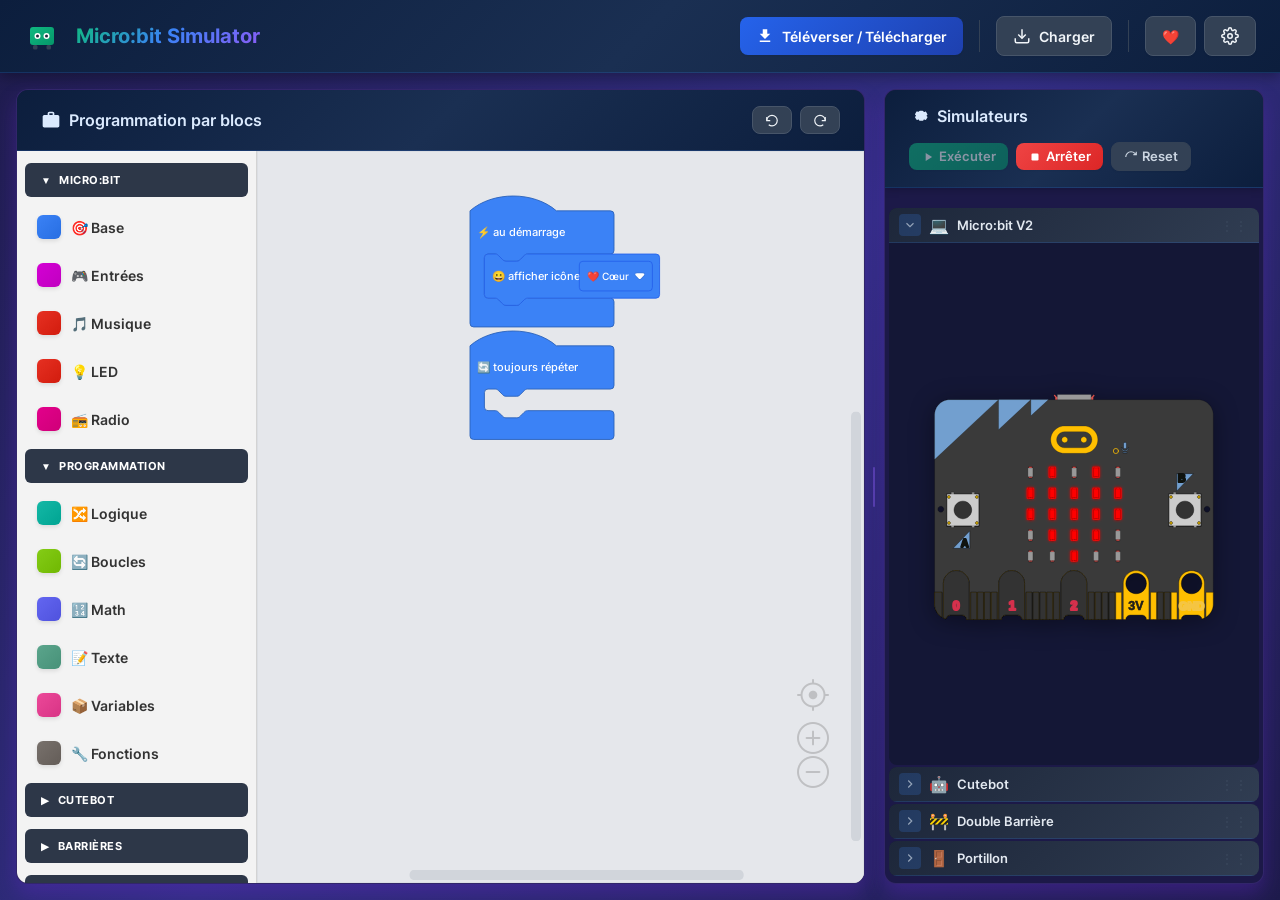
<file: index.html>
<!DOCTYPE html>
<html lang="fr">
<head>
    <meta charset="UTF-8">
    <meta name="viewport" content="width=device-width, initial-scale=1.0, maximum-scale=1.0, user-scalable=no">
    <meta name="apple-mobile-web-app-capable" content="yes">
    <meta name="mobile-web-app-capable" content="yes">
    <title>Micro:bit & Cutebot Simulator</title>
    
    <!-- Favicons -->
    <link rel="icon" type="image/x-icon" href="favicon.ico">
    <link rel="icon" type="image/svg+xml" href="favicon.svg">
    <link rel="icon" type="image/png" sizes="16x16" href="favicon-16x16.png">
    <link rel="icon" type="image/png" sizes="32x32" href="favicon-32x32.png">
    <link rel="apple-touch-icon" sizes="180x180" href="favicon-180x180.png">
    
    <!-- Préchargement du SVG micro:bit (critique pour la radio sur connexion lente) -->
    <link rel="preload" href="images/Microbit.svg" as="fetch" crossorigin>
    
    <script src="js/blockly.min.js"></script>
    <script src="js/flyout-buttons.js"></script>
    <link rel="stylesheet" href="css/styles.css">
    <link rel="stylesheet" href="css/custom-toolbox.css">
    <link rel="stylesheet" href="css/simulator-panels.css">
    <link rel="stylesheet" href="css/microbit-styles.css">
    <link rel="stylesheet" href="fonts/inter.css"><!-- Police Inter servie en local (voir fonts/) — plus de dépendance CDN Google Fonts -->
</head>
<body>
    <div id="app">
        <!-- Header -->
        <header class="header">
            <div class="logo" onclick="location.reload()" style="cursor: pointer;" title="Recharger la page">
                <svg class="logo-icon" viewBox="0 0 48 48" fill="none" xmlns="http://www.w3.org/2000/svg">
                    <defs>
                        <linearGradient id="robotGradient" x1="0%" y1="0%" x2="100%" y2="100%">
                            <stop offset="0%" style="stop-color:#10b981"/>
                            <stop offset="100%" style="stop-color:#059669"/>
                        </linearGradient>
                    </defs>
                    <rect x="8" y="12" width="32" height="24" rx="4" fill="url(#robotGradient)"/>
                    <circle cx="18" cy="24" r="4" fill="#fff"/>
                    <circle cx="30" cy="24" r="4" fill="#fff"/>
                    <circle cx="18" cy="24" r="2" fill="#1e293b"/>
                    <circle cx="30" cy="24" r="2" fill="#1e293b"/>
                    <rect x="12" y="36" width="6" height="6" rx="2" fill="#334155"/>
                    <rect x="30" y="36" width="6" height="6" rx="2" fill="#334155"/>
                </svg>
                <h1 style="background: linear-gradient(135deg, #10b981 0%, #3b82f6 50%, #8b5cf6 100%); -webkit-background-clip: text; -webkit-text-fill-color: transparent; background-clip: text;">Micro:bit Simulator</h1>
            </div>
            <div class="toolbar">
                <div class="btn-group">
                    <button id="btnDownloadHex" class="btn btn-primary" title="Télécharger le programme">
                        <svg viewBox="0 0 24 24" width="18" height="18" fill="currentColor">
                            <path d="M19 9h-4V3H9v6H5l7 7 7-7zM5 18v2h14v-2H5z"/>
                        </svg>
                        <span>Télécharger mon programme</span>
                    </button>
                </div>
                <div class="toolbar-separator"></div>
                <div class="btn-group">
                    <button id="btnLoad" class="btn btn-outline" title="Charger">
                        <svg viewBox="0 0 24 24" width="18" height="18" fill="none" stroke="currentColor" stroke-width="2">
                            <path d="M21 15v4a2 2 0 0 1-2 2H5a2 2 0 0 1-2-2v-4"></path>
                            <polyline points="7 10 12 15 17 10"></polyline>
                            <line x1="12" y1="15" x2="12" y2="3"></line>
                        </svg>
                        <span>Charger</span>
                    </button>
                </div>
                <div class="toolbar-separator"></div>
                <div class="btn-group">
                    <button id="btnSupport" class="btn btn-outline" title="Soutenir ce projet" onclick="showSupportDialog()">
                        ❤️
                    </button>
                    <button id="btnSettings" class="btn btn-outline" title="Paramètres">
                        <svg viewBox="0 0 24 24" width="18" height="18" fill="none" stroke="currentColor" stroke-width="2">
                            <circle cx="12" cy="12" r="3"></circle>
                            <path d="M19.4 15a1.65 1.65 0 0 0 .33 1.82l.06.06a2 2 0 0 1 0 2.83 2 2 0 0 1-2.83 0l-.06-.06a1.65 1.65 0 0 0-1.82-.33 1.65 1.65 0 0 0-1 1.51V21a2 2 0 0 1-2 2 2 2 0 0 1-2-2v-.09A1.65 1.65 0 0 0 9 19.4a1.65 1.65 0 0 0-1.82.33l-.06.06a2 2 0 0 1-2.83 0 2 2 0 0 1 0-2.83l.06-.06a1.65 1.65 0 0 0 .33-1.82 1.65 1.65 0 0 0-1.51-1H3a2 2 0 0 1-2-2 2 2 0 0 1 2-2h.09A1.65 1.65 0 0 0 4.6 9a1.65 1.65 0 0 0-.33-1.82l-.06-.06a2 2 0 0 1 0-2.83 2 2 0 0 1 2.83 0l.06.06a1.65 1.65 0 0 0 1.82.33H9a1.65 1.65 0 0 0 1-1.51V3a2 2 0 0 1 2-2 2 2 0 0 1 2 2v.09a1.65 1.65 0 0 0 1 1.51 1.65 1.65 0 0 0 1.82-.33l.06-.06a2 2 0 0 1 2.83 0 2 2 0 0 1 0 2.83l-.06.06a1.65 1.65 0 0 0-.33 1.82V9a1.65 1.65 0 0 0 1.51 1H21a2 2 0 0 1 2 2 2 2 0 0 1-2 2h-.09a1.65 1.65 0 0 0-1.51 1z"></path>
                        </svg>
                    </button>
                </div>
            </div>
        </header>

        <!-- Contenu principal -->
        <div class="main-content">
            <!-- Panel Editeur -->
            <div class="panel editor-panel">
                <div class="panel-header" id="editorPanelHeader">
                    <h2 id="editorPanelTitle">
                        <svg viewBox="0 0 24 24" width="20" height="20" fill="currentColor">
                            <path d="M20,6h-4V4c0-1.11-0.89-2-2-2h-4C8.89,2,8,2.89,8,4v2H4C2.89,6,2.01,6.89,2.01,8L2,19c0,1.11,0.89,2,2,2h16c1.11,0,2-0.89,2-2V8C22,6.89,21.11,6,20,6z M10,4h4v2h-4V4z"/>
                        </svg>
                        Programmation par blocs
                    </h2>
                    <div class="header-controls">
                        <button id="btnSwitchToCard1" class="btn btn-outline btn-small btn-card1-switch" title="Retour au programme principal" style="display: none;">
                            <svg viewBox="0 0 24 24" width="16" height="16" fill="none" stroke="currentColor" stroke-width="2">
                                <path d="M19 12H5M12 19l-7-7 7-7"/>
                            </svg>
                            ← Carte 1
                        </button>
                        <button id="btnUndo" class="btn btn-outline btn-small" title="Annuler (Ctrl+Z)">
                            <svg viewBox="0 0 24 24" width="16" height="16" fill="none" stroke="currentColor" stroke-width="2">
                                <path d="M3 7v6h6"></path>
                                <path d="M3 13c0-4.97 4.03-9 9-9s9 4.03 9 9-4.03 9-9 9c-2.12 0-4.07-.74-5.61-1.97"></path>
                            </svg>
                        </button>
                        <button id="btnRedo" class="btn btn-outline btn-small" title="Répéter (Ctrl+Y)">
                            <svg viewBox="0 0 24 24" width="16" height="16" fill="none" stroke="currentColor" stroke-width="2">
                                <path d="M21 7v6h-6"></path>
                                <path d="M21 13c0-4.97-4.03-9-9-9s-9 4.03-9 9 4.03 9 9 9c2.12 0 4.07-.74 5.61-1.97"></path>
                            </svg>
                        </button>
                    </div>
                </div>
                <div class="blockly-container">
                    <div id="customToolbox"></div>
                    <div id="blocklyDiv"></div>
                </div>
            </div>

            <!-- Séparateur -->
            <div class="resizer" id="resizer"></div>

            <!-- Panel Simulateur -->
            <div class="panel simulator-panel">
                <div class="panel-header">
                    <h2>
                        <svg viewBox="0 0 24 24" width="20" height="20" fill="currentColor">
                            <path d="M21.81,12.74l-0.82-0.63v-0.55l0.82-0.63c0.37-0.28,0.48-0.76,0.25-1.16l-1.5-2.6c-0.23-0.4-0.71-0.56-1.12-0.37l-0.97,0.42h-0.71l-0.48-0.83c-0.22-0.39-0.63-0.63-1.08-0.63h-3c-0.45,0-0.86,0.24-1.08,0.63L11.64,7h-0.71l-0.97-0.42c-0.41-0.19-0.89-0.03-1.12,0.37l-1.5,2.6c-0.23,0.4-0.12,0.88,0.25,1.16l0.82,0.63v0.55l-0.82,0.63c-0.37,0.28-0.48,0.76-0.25,1.16l1.5,2.6c0.23,0.4,0.71,0.56,1.12,0.37l0.97-0.42h0.71l0.48,0.83c0.22,0.39,0.63,0.63,1.08,0.63h3c0.45,0,0.86-0.24,1.08-0.63l0.48-0.83h0.71l0.97,0.42c0.41,0.19,0.89,0.03,1.12-0.37l1.5-2.6C22.29,13.5,22.18,13.02,21.81,12.74z"/>
                        </svg>
                        Simulateurs
                    </h2>
                    <!-- Boutons de contrôle dans le header -->
                    <div class="header-controls">
                        <button id="btnRun" class="btn btn-success btn-small">
                            <svg viewBox="0 0 24 24" width="16" height="16" fill="currentColor">
                                <path d="M8 5v14l11-7z"/>
                            </svg>
                            Exécuter
                        </button>
                        <button id="btnStop" class="btn btn-danger btn-small" disabled>
                            <svg viewBox="0 0 24 24" width="16" height="16" fill="currentColor">
                                <rect x="6" y="6" width="12" height="12" rx="2"/>
                            </svg>
                            Arrêter
                        </button>
                        <button id="btnReset" class="btn btn-secondary btn-small">
                            <svg viewBox="0 0 24 24" width="16" height="16" fill="none" stroke="currentColor" stroke-width="2">
                                <path d="M3 12a9 9 0 0 1 9-9 9.75 9.75 0 0 1 6.74 2.74L21 8"></path>
                                <path d="M21 3v5h-5"></path>
                            </svg>
                            Reset
                        </button>
                    </div>
                </div>
                
                <!-- Conteneur des panneaux simulateurs -->
                <div id="simulatorsContainer">
                    
                    <!-- Panneau Micro:bit (en premier, ouvert par défaut) -->
                    <div class="sim-panel" data-id="microbit">
                        <div class="sim-panel-header">
                            <button class="collapse-btn" title="Réduire/Agrandir">
                                <svg viewBox="0 0 24 24" width="14" height="14" fill="none" stroke="currentColor" stroke-width="2">
                                    <polyline points="6 9 12 15 18 9"></polyline>
                                </svg>
                            </button>
                            <span class="sim-panel-icon">💻</span>
                            <span class="sim-panel-title">Micro:bit V2</span>
                            <span class="drag-hint">⋮⋮</span>
                        </div>
                        <div class="sim-panel-content">
                            <div class="microbit-layout">
                                <!-- Contrôles à gauche -->
                                <div class="microbit-controls-left">
                                    <!-- Colonne gauche : Curseurs et Pads -->
                                    <div class="controls-left-column">
                                        <!-- Ligne 1 : Curseurs -->
                                        <div class="controls-row" id="slidersRow">
                                            <div class="v-slider-group control-item" data-control="temperature">
                                                <label>🌡️</label>
                                                <input type="range" id="tempSlider" min="-5" max="50" value="21">
                                                <span class="v-slider-val" id="tempValue">21°C</span>
                                            </div>
                                            <div class="v-slider-group control-item" data-control="light">
                                                <label>💡</label>
                                                <input type="range" id="lightSlider" min="0" max="255" value="128">
                                                <span class="v-slider-val" id="lightValue">128</span>
                                            </div>
                                            <div class="v-slider-group control-item" data-control="compass">
                                                <label>🧭</label>
                                                <input type="range" id="compassSlider" min="0" max="359" value="0">
                                                <span class="v-slider-val" id="compassValue">0°</span>
                                            </div>
                                            <div class="v-slider-group control-item" data-control="magnetic">
                                                <label>🧲</label>
                                                <input type="range" id="magneticSlider" min="-2000" max="2000" value="0">
                                                <span class="v-slider-val" id="magneticValue">0µT</span>
                                            </div>
                                            <div class="v-slider-group control-item" data-control="sound">
                                                <label>🎤</label>
                                                <input type="range" id="soundSlider" min="0" max="255" value="0">
                                                <span class="v-slider-val" id="soundValue">0</span>
                                            </div>
                                        </div>
                                        
                                        <!-- Ligne 2 : Pads -->
                                        <div class="controls-row pads-row" id="padsRow">
                                            <div class="mb-btn-group accel-btn-group control-item" data-control="accelerometer">
                                                <button class="mb-btn" id="btnAccel" title="Accéléromètre">
                                                    <span style="font-size: 18px;">📐</span>
                                                </button>
                                                <span class="mb-btn-label">Accél.</span>
                                            </div>
                                            <div class="rotation-group control-item" data-control="rotation">
                                                <label>🔄</label>
                                                <div class="rotation-pad" id="rotationPad">
                                                    <div class="rotation-dot" id="rotationDot"></div>
                                                </div>
                                                <span class="rotation-val" id="rotationValue">P:0 R:0</span>
                                            </div>
                                        </div>
                                    </div>
                                    
                                    <!-- Colonne droite : Boutons -->
                                    <div class="controls-right-column" id="buttonsColumn">
                                        <div class="mb-btn-group control-item" data-control="shake">
                                            <button class="mb-btn" id="btnShake" title="Secouer">
                                                <svg width="18" height="18" viewBox="0 0 24 24" fill="none" stroke="white" stroke-width="2">
                                                    <polyline points="23 6 13.5 15.5 8.5 10.5 1 18"/>
                                                    <polyline points="17 6 23 6 23 12"/>
                                                </svg>
                                            </button>
                                            <span class="mb-btn-label">Secouer</span>
                                        </div>
                                        <div class="mb-btn-group control-item" data-control="buttonAB">
                                            <button class="mb-btn" id="btnAB" title="A+B">
                                                <span style="font-size: 10px; font-weight: bold; color: white;">A+B</span>
                                            </button>
                                            <span class="mb-btn-label">A+B</span>
                                        </div>
                                        <div class="mb-btn-group control-item" data-control="screen">
                                            <button class="mb-btn" id="btnRotate180" title="Rotation 180° (écran en bas)">
                                                <svg width="18" height="18" viewBox="0 0 24 24" fill="white">
                                                    <path d="M7.11 8.53L5.7 7.11C4.8 8.27 4.24 9.61 4.07 11h2.02c.14-.87.49-1.72 1.02-2.47zM6.09 13H4.07c.17 1.39.72 2.73 1.62 3.89l1.41-1.42c-.52-.75-.87-1.59-1.01-2.47zm1.01 5.32c1.16.9 2.51 1.44 3.9 1.61V17.9c-.87-.15-1.71-.49-2.46-1.03L7.1 18.32zM13 4.07V1L8.45 5.55 13 10V6.09c2.84.48 5 2.94 5 5.91s-2.16 5.43-5 5.91v2.02c3.95-.49 7-3.85 7-7.93s-3.05-7.44-7-7.93z"/>
                                                </svg>
                                            </button>
                                            <span class="mb-btn-label">180°</span>
                                        </div>
                                        <div class="mb-btn-group control-item" data-control="logo">
                                            <button class="mb-btn" id="btnFlip" title="Retourner (logo en bas)">
                                                <svg width="18" height="18" viewBox="0 0 24 24" fill="white">
                                                    <path d="M15 21h2v-2h-2v2zm4-12h2V7h-2v2zM3 5v14c0 1.1.9 2 2 2h4v-2H5V5h4V3H5c-1.1 0-2 .9-2 2zm16-2v2h2c0-1.1-.9-2-2-2zm-8 20h2V1h-2v22zm8-6h2v-2h-2v2zM15 5h2V3h-2v2zm4 8h2v-2h-2v2zm0 8c1.1 0 2-.9 2-2h-2v2z"/>
                                                </svg>
                                            </button>
                                            <span class="mb-btn-label">Flip</span>
                                        </div>
                                    </div>
                                </div>
                                
                                <!-- Carte micro:bit -->
                                <div class="microbit-board-wrapper">
                                    <div id="microbitSimulator"></div>
                                </div>
                            </div>
                        </div>
                        <div class="sim-panel-resize"><div class="resize-handle"></div></div>
                    </div>
                    
                    <!-- Panneau Cutebot (fermé par défaut) -->
                    <div class="sim-panel collapsed" data-id="cutebot">
                        <div class="sim-panel-header">
                            <button class="collapse-btn collapsed" title="Réduire/Agrandir">
                                <svg viewBox="0 0 24 24" width="14" height="14" fill="none" stroke="currentColor" stroke-width="2">
                                    <polyline points="6 9 12 15 18 9"></polyline>
                                </svg>
                            </button>
                            <span class="sim-panel-icon">🤖</span>
                            <span class="sim-panel-title">Cutebot</span>
                            <span class="drag-hint">⋮⋮</span>
                        </div>
                        <div class="sim-panel-content">
                            <div class="cutebot-controls">
                                <button id="btnDrawLine" class="btn btn-small btn-active" title="Dessiner une ligne">✏️</button>
                                <button id="btnEraseLine" class="btn btn-small" title="Gomme">
                                    <svg width="16" height="16" viewBox="0 0 24 24" fill="currentColor">
                                        <path d="M16.24 3.56l4.95 4.94c.78.79.78 2.05 0 2.84L12 20.53a4.008 4.008 0 0 1-5.66 0L2.81 17c-.78-.79-.78-2.05 0-2.84l10.6-10.6c.79-.78 2.05-.78 2.83 0M4.22 15.58l3.54 3.53c.78.79 2.04.79 2.83 0l3.53-3.53-6.36-6.36-3.54 3.53Z"/>
                                    </svg>
                                </button>
                                <button id="btnClearTrack" class="btn btn-small" title="Tout effacer">🗑️</button>
                                <div class="slider-container">
                                    <input type="range" id="lineWidth" min="10" max="50" value="23">
                                    <span id="lineWidthValue">23px</span>
                                </div>
                                <button id="btnAddObstacle" class="btn btn-small" title="Ajouter obstacle">📦</button>
                                <button id="btnToggleRemote" class="btn btn-small" title="Télécommande IR">📱</button>
                                <button id="btnToggleGripper" class="btn btn-small" title="Pince">🦾</button>
                            </div>
                            
                            <div class="cutebot-canvas-wrapper">
                                <canvas id="simulatorCanvas"></canvas>
                            </div>
                        </div>
                        <div class="sim-panel-resize" style="display: none;"><div class="resize-handle"></div></div>
                    </div>
                    
                    <!-- Panneau Double Barrière (fermé par défaut) -->
                    <div class="sim-panel collapsed" data-id="barrier">
                        <div class="sim-panel-header">
                            <button class="collapse-btn collapsed" title="Réduire/Agrandir">
                                <svg viewBox="0 0 24 24" width="14" height="14" fill="none" stroke="currentColor" stroke-width="2">
                                    <polyline points="6 9 12 15 18 9"></polyline>
                                </svg>
                            </button>
                            <span class="sim-panel-icon">🚧</span>
                            <span class="sim-panel-title">Double Barrière</span>
                            <span class="drag-hint">⋮⋮</span>
                        </div>
                        <div class="sim-panel-content">
                            <div class="barrier-simulator-wrapper">
                                <div id="barrierSimulatorContent"></div>
                            </div>
                        </div>
                        <div class="sim-panel-resize" style="display: none;"><div class="resize-handle"></div></div>
                    </div>
                    
                    <!-- Panneau Portillon -->
                    <div class="sim-panel collapsed" data-id="portillon">
                        <div class="sim-panel-header">
                            <button class="collapse-btn collapsed" title="Réduire/Agrandir">
                                <svg viewBox="0 0 24 24" width="14" height="14" fill="none" stroke="currentColor" stroke-width="2">
                                    <polyline points="6 9 12 15 18 9"></polyline>
                                </svg>
                            </button>
                            <span class="sim-panel-icon">🚪</span>
                            <span class="sim-panel-title">Portillon</span>
                            <span class="drag-hint">⋮⋮</span>
                        </div>
                        <div class="sim-panel-content">
                            <div class="portillon-simulator-wrapper">
                                <div id="portillonSimulatorContent"></div>
                            </div>
                        </div>
                        <div class="sim-panel-resize" style="display: none;"><div class="resize-handle"></div></div>
                    </div>
                    
                </div>
            </div>
        </div>

        <!-- Modal Télécommande IR -->
        <div id="remoteModal" class="remote-modal" style="display: none;">
            <div class="remote-modal-content">
                <div class="remote-modal-header">
                    <h3>📱 Télécommande IR</h3>
                    <button id="btnCloseRemote" class="btn-close-remote">&times;</button>
                </div>
                <div class="remote-container">
                    <div class="remote-row">
                        <button class="ir-btn" data-ir="4">Setup</button>
                        <button class="ir-btn arrow" data-ir="5">▲</button>
                        <button class="ir-btn" data-ir="6">Stop</button>
                    </div>
                    <div class="remote-row">
                        <button class="ir-btn arrow" data-ir="8">◀</button>
                        <button class="ir-btn ok" data-ir="9">OK</button>
                        <button class="ir-btn arrow" data-ir="10">▶</button>
                    </div>
                    <div class="remote-row">
                        <button class="ir-btn" data-ir="2">Vol+</button>
                        <button class="ir-btn arrow" data-ir="13">▼</button>
                        <button class="ir-btn" data-ir="1">Vol−</button>
                    </div>
                    <div class="remote-row">
                        <button class="ir-btn num" data-ir="16">1</button>
                        <button class="ir-btn num" data-ir="17">2</button>
                        <button class="ir-btn num" data-ir="18">3</button>
                    </div>
                    <div class="remote-row">
                        <button class="ir-btn num" data-ir="20">4</button>
                        <button class="ir-btn num" data-ir="21">5</button>
                        <button class="ir-btn num" data-ir="22">6</button>
                    </div>
                    <div class="remote-row">
                        <button class="ir-btn num" data-ir="24">7</button>
                        <button class="ir-btn num" data-ir="25">8</button>
                        <button class="ir-btn num" data-ir="26">9</button>
                    </div>
                    <div class="remote-row">
                        <button class="ir-btn" data-ir="14">↶</button>
                        <button class="ir-btn num" data-ir="12">0</button>
                        <button class="ir-btn" data-ir="0">⌂</button>
                    </div>
                </div>
            </div>
        </div>

        <!-- Modal Accéléromètre -->
        <div id="accelModal" class="accel-modal" style="display: none;">
            <div class="accel-modal-content">
                <div class="accel-modal-header">
                    <h3>📐 Accéléromètre</h3>
                    <button id="btnCloseAccel" class="btn-close-remote">&times;</button>
                </div>
                <div class="accel-sliders-container">
                    <div class="accel-slider-row">
                        <label>X</label>
                        <input type="range" id="accelXSlider" min="-2048" max="2048" value="0">
                        <span class="accel-slider-val" id="accelXValue">0</span>
                    </div>
                    <div class="accel-slider-row">
                        <label>Y</label>
                        <input type="range" id="accelYSlider" min="-2048" max="2048" value="0">
                        <span class="accel-slider-val" id="accelYValue">0</span>
                    </div>
                    <div class="accel-slider-row">
                        <label>Z</label>
                        <input type="range" id="accelZSlider" min="-2048" max="2048" value="0">
                        <span class="accel-slider-val" id="accelZValue">0</span>
                    </div>
                    <div class="accel-slider-row force-row">
                        <label>Force</label>
                        <input type="range" id="accelForceSlider" min="0" max="3500" value="0">
                        <span class="accel-slider-val" id="accelForceValue">0</span>
                    </div>
                    <button id="btnResetAccel" class="btn btn-small btn-outline" style="margin-top: 4px; width: 100%;">🔄 Réinitialiser</button>
                </div>
            </div>
        </div>

        <!-- Modal Code -->
        <div id="codeModal" class="modal">
            <div class="modal-content">
                <div class="modal-header">
                    <h2>💻 Code TypeScript</h2>
                    <button class="modal-close" onclick="closeCodeModal()">&times;</button>
                </div>
                <pre id="codeDisplay"></pre>
                <div class="modal-actions">
                    <button onclick="copyCode()" class="btn btn-primary">📋 Copier</button>
                    <button onclick="openInMakeCode()" class="btn btn-success">🚀 Ouvrir dans MakeCode</button>
                    <button onclick="closeCodeModal()" class="btn btn-secondary">Fermer</button>
                </div>
            </div>
        </div>

        <!-- Toast container -->
        <div id="toastContainer"></div>
    </div>

    <!-- Toolbox Blockly -->
    <xml id="toolbox" style="display: none">
        <!-- ========== SECTION MICRO:BIT ========== -->
        <sep></sep>
        
        <category name="🎯 Base" colour="#3b82f6">
            <block type="on_start"></block>
            <block type="forever"></block>
            <block type="basic_pause">
                <value name="MS"><shadow type="math_number"><field name="NUM">1</field></shadow></value>
            </block>
            <block type="basic_show_number">
                <value name="NUM"><shadow type="math_number"><field name="NUM">0</field></shadow></value>
            </block>
            <block type="basic_show_icon"></block>
            <block type="basic_show_leds"></block>
            <block type="basic_show_string">
                <value name="TEXT"><shadow type="text"><field name="TEXT">Hello!</field></shadow></value>
            </block>
            <block type="basic_show_arrow"></block>
            <block type="basic_clear_screen"></block>
        </category>
        
        <category name="🎮 Entrées" colour="#D400D4">
            <block type="input_on_button_pressed"></block>
            <block type="input_button_is_pressed"></block>
            <block type="input_on_gesture"></block>
            <block type="input_on_logo_event"></block>
            <block type="input_logo_is_pressed"></block>
            <block type="input_temperature"></block>
            <block type="input_light_level"></block>
            <block type="input_compass_heading"></block>
            <block type="input_magnetic_force"></block>
            <block type="input_acceleration"></block>
            <block type="input_rotation"></block>
            <block type="input_running_time"></block>
            <block type="input_sound_level"></block>
        </category>
        
        <category name="🎵 Musique" colour="#E63022">
            <block type="music_play_tone">
                <value name="DURATION"><shadow type="math_number"><field name="NUM">500</field></shadow></value>
            </block>
            <block type="music_play_tone_freq">
                <value name="FREQ"><shadow type="math_number"><field name="NUM">440</field></shadow></value>
                <value name="DURATION"><shadow type="math_number"><field name="NUM">500</field></shadow></value>
            </block>
            <block type="music_ring_tone"></block>
            <block type="music_rest">
                <value name="DURATION"><shadow type="math_number"><field name="NUM">500</field></shadow></value>
            </block>
            <block type="music_stop_all_sounds"></block>
            <block type="music_set_tempo">
                <value name="BPM"><shadow type="math_number"><field name="NUM">120</field></shadow></value>
            </block>
            <block type="music_change_tempo_by">
                <value name="DELTA"><shadow type="math_number"><field name="NUM">20</field></shadow></value>
            </block>
            <block type="music_tempo"></block>
            <block type="music_beat"></block>
            <block type="music_set_speaker_enabled"></block>
            <block type="music_play_sound_effect"></block>
        </category>
        
        <category name="💡 LED" colour="#E63022">
            <block type="led_plot">
                <value name="X"><shadow type="math_number"><field name="NUM">2</field></shadow></value>
                <value name="Y"><shadow type="math_number"><field name="NUM">2</field></shadow></value>
            </block>
            <block type="led_unplot">
                <value name="X"><shadow type="math_number"><field name="NUM">2</field></shadow></value>
                <value name="Y"><shadow type="math_number"><field name="NUM">2</field></shadow></value>
            </block>
            <block type="led_toggle">
                <value name="X"><shadow type="math_number"><field name="NUM">2</field></shadow></value>
                <value name="Y"><shadow type="math_number"><field name="NUM">2</field></shadow></value>
            </block>
            <block type="led_point">
                <value name="X"><shadow type="math_number"><field name="NUM">2</field></shadow></value>
                <value name="Y"><shadow type="math_number"><field name="NUM">2</field></shadow></value>
            </block>
            <block type="led_set_brightness">
                <value name="VALUE"><shadow type="math_number"><field name="NUM">255</field></shadow></value>
            </block>
            <block type="led_brightness"></block>
            <block type="led_stop_animation"></block>
            <block type="led_plot_bar_graph">
                <value name="VALUE"><shadow type="math_number"><field name="NUM">50</field></shadow></value>
                <value name="MAX"><shadow type="math_number"><field name="NUM">100</field></shadow></value>
            </block>
            <block type="led_enable"></block>
        </category>
        
        <category name="📻 Radio" colour="#E3008C">
            <block type="radio_set_group">
                <value name="GROUP"><shadow type="math_number"><field name="NUM">1</field></shadow></value>
            </block>
            <block type="radio_send_number">
                <value name="VALUE"><shadow type="math_number"><field name="NUM">0</field></shadow></value>
            </block>
            <block type="radio_send_string">
                <value name="VALUE"><shadow type="text"><field name="TEXT">hello</field></shadow></value>
            </block>
            <block type="radio_send_value">
                <value name="NAME"><shadow type="text"><field name="TEXT">data</field></shadow></value>
                <value name="VALUE"><shadow type="math_number"><field name="NUM">0</field></shadow></value>
            </block>
            <block type="radio_on_received_number"></block>
            <block type="radio_on_received_string"></block>
            <block type="radio_set_transmit_power">
                <value name="POWER"><shadow type="math_number"><field name="NUM">7</field></shadow></value>
            </block>
            <block type="radio_received_packet"></block>
        </category>
        
        <!-- ========== SECTION PROGRAMMATION ========== -->
        <sep></sep>
        
        <category name="🔀 Logique" colour="#14b8a6">
            <block type="cutebot_if"></block>
            <block type="logic_compare">
                <value name="B"><shadow type="math_number"><field name="NUM">0</field></shadow></value>
            </block>
            <block type="logic_operation"></block>
            <block type="logic_negate"></block>
            <block type="logic_boolean"></block>
        </category>
        
        <category name="🔄 Boucles" colour="#84cc16">
            <block type="controls_repeat_ext">
                <value name="TIMES"><shadow type="math_number"><field name="NUM">10</field></shadow></value>
            </block>
            <block type="controls_whileUntil"></block>
        </category>
        
        <category name="🔢 Math" colour="#6366f1">
            <block type="math_number"></block>
            <block type="math_arithmetic"></block>
            <block type="math_random_int">
                <value name="FROM"><shadow type="math_number"><field name="NUM">1</field></shadow></value>
                <value name="TO"><shadow type="math_number"><field name="NUM">100</field></shadow></value>
            </block>
        </category>
        
        <category name="📝 Texte" colour="#5ba58c">
            <block type="text"></block>
            <block type="text_join"></block>
            <block type="text_length"></block>
        </category>
        
        <category name="📦 Variables" colour="#ec4899" custom="VARIABLE"></category>
        <category name="🔧 Fonctions" colour="#78716c" custom="PROCEDURE_CUSTOM"></category>
        
        <!-- ========== SECTION CUTEBOT ========== -->
        <sep></sep>
        
        <category name="🚗 Moteurs" colour="#0ea5e9">
            <block type="cutebot_motors">
                <value name="LEFT_SPEED"><shadow type="math_number"><field name="NUM">50</field></shadow></value>
                <value name="RIGHT_SPEED"><shadow type="math_number"><field name="NUM">50</field></shadow></value>
            </block>
            <block type="cutebot_move_time">
                <value name="SPEED"><shadow type="math_number"><field name="NUM">50</field></shadow></value>
                <value name="TIME"><shadow type="math_number"><field name="NUM">1</field></shadow></value>
            </block>
            <block type="cutebot_forward"></block>
            <block type="cutebot_backward"></block>
            <block type="cutebot_turn_left"></block>
            <block type="cutebot_turn_right"></block>
            <block type="cutebot_stop"></block>
        </category>
        
        <category name="🔴 LEDs RGB" colour="#f97316">
            <block type="cutebot_led_rgb">
                <value name="R"><shadow type="math_number"><field name="NUM">255</field></shadow></value>
                <value name="G"><shadow type="math_number"><field name="NUM">0</field></shadow></value>
                <value name="B"><shadow type="math_number"><field name="NUM">0</field></shadow></value>
            </block>
            <block type="cutebot_led_off"></block>
        </category>
        
        <category name="📏 Capteurs" colour="#a855f7">
            <block type="cutebot_tracking_state"></block>
            <block type="cutebot_track_side"></block>
            <block type="cutebot_ultrasonic"></block>
            <block type="cutebot_on_track_event"></block>
            <block type="cutebot_on_ir_receive"></block>
            <block type="cutebot_ir_button_pressed"></block>
        </category>
        
        <category name="✊ Pince" colour="#8b5cf6">
            <block type="cutebot_servo">
                <value name="ANGLE"><shadow type="math_number"><field name="NUM">10</field></shadow></value>
            </block>
        </category>
        
        <!-- ========== SECTION BARRIÈRES ========== -->
        <sep></sep>
        
        <category name="⚙️ Servo" colour="#059669">
            <block type="servo_set_angle">
                <value name="ANGLE"><shadow type="math_number"><field name="NUM">90</field></shadow></value>
            </block>
            <block type="servo_run">
                <value name="SPEED"><shadow type="math_number"><field name="NUM">50</field></shadow></value>
            </block>
            <block type="servo_stop"></block>
            <block type="servo_set_range">
                <value name="MIN"><shadow type="math_number"><field name="NUM">0</field></shadow></value>
                <value name="MAX"><shadow type="math_number"><field name="NUM">180</field></shadow></value>
            </block>
            <block type="servo_set_stop_mode"></block>
            <block type="servo_set_pulse">
                <value name="PULSE"><shadow type="math_number"><field name="NUM">1500</field></shadow></value>
            </block>
        </category>
        
        <!-- ========== SECTION PORTILLON ========== -->
        <sep></sep>
        
        <category name="🚪 Servo" colour="#0891b2">
            <block type="portillon_servo_set_angle">
                <value name="ANGLE"><shadow type="math_number"><field name="NUM">90</field></shadow></value>
            </block>
            <block type="portillon_servo_run">
                <value name="SPEED"><shadow type="math_number"><field name="NUM">50</field></shadow></value>
            </block>
            <block type="portillon_servo_stop"></block>
            <block type="portillon_servo_set_range">
                <value name="MIN"><shadow type="math_number"><field name="NUM">0</field></shadow></value>
                <value name="MAX"><shadow type="math_number"><field name="NUM">180</field></shadow></value>
            </block>
            <block type="portillon_servo_set_stop_mode"></block>
            <block type="portillon_servo_set_pulse">
                <value name="PULSE"><shadow type="math_number"><field name="NUM">1500</field></shadow></value>
            </block>
        </category>
        
        <category name="🏷️ RFID" colour="#7c3aed">
            <block type="rfid_init"></block>
            <block type="rfid_get_id"></block>
            <block type="rfid_read"></block>
            <block type="rfid_write">
                <value name="DATA"><shadow type="text"><field name="TEXT">1234</field></shadow></value>
            </block>
            <block type="rfid_antenna_off"></block>
        </category>
    </xml>

    <!-- Scripts -->
    <script src="js/microbit-fs-bundle.js"></script>
    <script src="js/lzma-d-min.js"></script><!-- LZMA-JS (MIT) — décompression du code source embarqué dans les .hex MakeCode -->
    <script src="js/makecode-import.js"></script>
    <script src="js/field-led-matrix.js"></script>
    <script src="js/field-color-dropdown.js"></script>
    <script src="js/custom-toolbox.js"></script>
    <script src="js/cutebot-blocks.js"></script>
    <script src="js/servo-blocks.js"></script>
    <script src="js/rfid-blocks.js"></script>
    <script src="js/microbit-blocks-basic.js"></script>
    <script src="js/microbit-blocks-music-radio.js"></script>
    <script src="js/microbit-simulator.js"></script>
    <script src="js/microbit-runtime.js"></script>
    <script src="js/cutebot-simulator.js"></script>
    <script src="js/barrier-simulator.js"></script>
    <script src="js/portillon-simulator.js"></script>
    <script src="js/simulator-panels.js"></script>
    <script src="js/radio-simulator.js"></script>
    <script src="js/ir-remote-config.js"></script>
    <script src="js/webusb-flasher.js"></script>
    <script src="js/hex-generator.js"></script>
    <script src="js/program-checker.js"></script><!-- Vérification avant téléchargement (Ctrl+clic = forcer) -->
    <script src="js/app.js"></script>
    <script src="elea-auto-microbit.js"></script>
</body>
</html>
</file>
<file: css/styles.css>
/**
 * Cutebot Simulator - Design moderne et responsive
 * Palette : Bleu/Vert tech avec accents orangés
 */

/* ==================== VARIABLES ==================== */
:root {
    /* Couleurs principales */
    --primary: #2563eb;
    --primary-dark: #1e40af;
    --primary-light: #3b82f6;
    --secondary: #10b981;
    --secondary-dark: #059669;
    --accent: #f59e0b;
    --accent-dark: #d97706;
    
    /* Fond et surface */
    --bg-main: #0f172a;
    --bg-card: #1e293b;
    --bg-elevated: #334155;
    --bg-hover: #475569;
    
    /* Texte */
    --text-primary: #f1f5f9;
    --text-secondary: #cbd5e1;
    --text-muted: #94a3b8;
    
    /* Bordures */
    --border: #334155;
    --border-light: #475569;
    
    /* États */
    --success: #10b981;
    --danger: #ef4444;
    --warning: #f59e0b;
    --info: #3b82f6;
    
    /* Ombres */
    --shadow-sm: 0 1px 2px 0 rgb(0 0 0 / 0.05);
    --shadow: 0 4px 6px -1px rgb(0 0 0 / 0.3);
    --shadow-lg: 0 10px 15px -3px rgb(0 0 0 / 0.4);
    --shadow-xl: 0 20px 25px -5px rgb(0 0 0 / 0.5);
    
    /* Espacements */
    --space-xs: 0.25rem;
    --space-sm: 0.5rem;
    --space-md: 1rem;
    --space-lg: 1.5rem;
    --space-xl: 2rem;
    
    /* Bordures arrondies */
    --radius-sm: 0.375rem;
    --radius-md: 0.5rem;
    --radius-lg: 0.75rem;
    --radius-xl: 1rem;
    
    /* Transitions */
    --transition: opacity 0.2s ease, background-color 0.2s ease, color 0.2s ease, border-color 0.2s ease;
}

/* ==================== BASE ==================== */
* {
    margin: 0;
    padding: 0;
    box-sizing: border-box;
}

body {
    font-family: 'Inter', -apple-system, BlinkMacSystemFont, 'Segoe UI', sans-serif;
    background: linear-gradient(135deg, #1e1b4b 0%, #312e81 50%, #1e1b4b 100%);
    color: var(--text-primary);
    overflow: hidden;
    -webkit-font-smoothing: antialiased;
    -moz-osx-font-smoothing: grayscale;
}

#app {
    height: 100vh;
    display: flex;
    flex-direction: column;
}

/* ==================== HEADER ==================== */
.header {
    background: linear-gradient(135deg, #0c1e3d 0%, #1a2f52 50%, #0c1e3d 100%);
    border-bottom: 1px solid rgba(59, 130, 246, 0.2);
    padding: var(--space-md) var(--space-lg);
    display: flex;
    align-items: center;
    justify-content: space-between;
    flex-wrap: wrap;
    gap: var(--space-md);
    box-shadow: 0 4px 12px rgba(0, 0, 0, 0.3);
    z-index: 100;
}

.header h1,
.header .logo {
    color: #dbeafe;
}

.logo {
    display: flex;
    align-items: center;
    gap: var(--space-md);
    user-select: none;
}

.logo-icon {
    width: 36px;
    height: 36px;
}

.logo h1 {
    font-size: 1.25rem;
    font-weight: 700;
    background: linear-gradient(135deg, var(--primary), var(--secondary));
    -webkit-background-clip: text;
    -webkit-text-fill-color: transparent;
    background-clip: text;
}

.toolbar {
    display: flex;
    align-items: center;
    gap: var(--space-md);
    flex-wrap: wrap;
}

.btn-group {
    display: flex;
    gap: var(--space-sm);
}

.toolbar-separator {
    width: 1px;
    height: 32px;
    background: var(--border);
}

/* ==================== BOUTONS ==================== */
.btn {
    display: inline-flex;
    align-items: center;
    gap: var(--space-sm);
    padding: 0.625rem 1rem;
    border: none;
    border-radius: var(--radius-md);
    font-size: 0.875rem;
    font-weight: 600;
    font-family: inherit;
    cursor: pointer;
    transition: var(--transition);
    white-space: nowrap;
    user-select: none;
    box-shadow: var(--shadow-sm);
}

.btn:active {
    transform: translateY(1px);
}

.btn svg {
    flex-shrink: 0;
}

/* Bouton primaire */
.btn-primary {
    background: linear-gradient(135deg, var(--primary), var(--primary-dark));
    color: white;
}

.btn-primary:hover:not(:disabled) {
    background: linear-gradient(135deg, var(--primary-light), var(--primary));
    box-shadow: var(--shadow);
}

/* Bouton outline */
.btn-outline {
    background: var(--bg-elevated);
    color: var(--text-primary);
    border: 1px solid var(--border-light);
}

.btn-outline:hover:not(:disabled) {
    background: var(--bg-hover);
    border-color: var(--primary);
}

/* Bouton succès */
.btn-success {
    background: linear-gradient(135deg, var(--success), var(--secondary-dark));
    color: white;
}

.btn-success:hover:not(:disabled) {
    background: linear-gradient(135deg, #34d399, var(--success));
    box-shadow: var(--shadow);
}

/* Bouton danger */
.btn-danger {
    background: linear-gradient(135deg, var(--danger), #dc2626);
    color: white;
}

.btn-danger:hover:not(:disabled) {
    background: linear-gradient(135deg, #f87171, var(--danger));
    box-shadow: var(--shadow);
}

/* Bouton secondaire */
.btn-secondary {
    background: var(--bg-elevated);
    color: var(--text-secondary);
    border: 1px solid var(--border);
}

.btn-secondary:hover:not(:disabled) {
    background: var(--bg-hover);
    color: var(--text-primary);
}

/* Petit bouton */
.btn-small {
    padding: 0.5rem 0.75rem;
    font-size: 0.875rem;
    min-width: 40px;
    justify-content: center;
}

/* Bouton actif */
.btn-active {
    background: var(--primary);
    color: white;
    border-color: var(--primary);
}

.btn-active:hover {
    background: var(--primary-light);
}

/* Bouton désactivé */
.btn:disabled {
    opacity: 0.5;
    cursor: not-allowed;
}

/* ==================== LAYOUT PRINCIPAL ==================== */
.main-content {
    flex: 1;
    display: flex;
    gap: 0;
    padding: var(--space-md);
    overflow: hidden;
    min-height: 0;
    position: relative;
}

/* ==================== PANELS ==================== */
.panel {
    background: rgb(28, 25, 72);
    border-radius: var(--radius-lg);
    display: flex;
    flex-direction: column;
    overflow: hidden;
    box-shadow: 0 10px 20px rgba(109, 40, 217, 0.3);
    border: 1px solid rgba(139, 92, 246, 0.2);
}

.editor-panel {
    flex: 0 0 68%;
    min-width: 350px;
}

/* Conteneur Blockly avec toolbox personnalisée */
.blockly-container {
    display: flex;
    width: 100%;
    flex: 1;
    min-height: 0;
    position: relative;
}

#customToolbox {
    flex: 0 0 240px;
    z-index: 10;
    position: relative;
}

/* Overlay de suppression avec icône poubelle */
.toolbox-delete-overlay {
    position: absolute;
    top: 0;
    left: 0;
    right: 0;
    bottom: 0;
    background: rgba(239, 68, 68, 0.85);
    display: flex;
    flex-direction: column;
    align-items: center;
    justify-content: center;
    z-index: 100;
    opacity: 0;
    visibility: hidden;
    transition: opacity 0.15s ease, visibility 0.15s ease;
    pointer-events: none;
    border-radius: var(--radius);
}

.toolbox-delete-overlay.visible {
    opacity: 1;
    visibility: visible;
}

.toolbox-delete-overlay .delete-icon {
    width: 80px;
    height: 80px;
    background: rgba(255, 255, 255, 0.2);
    border-radius: 50%;
    display: flex;
    align-items: center;
    justify-content: center;
    margin-bottom: 12px;
    animation: pulse-delete 0.8s ease-in-out infinite;
}

.toolbox-delete-overlay .delete-icon svg {
    width: 48px;
    height: 48px;
    color: white;
}

.toolbox-delete-overlay .delete-text {
    color: white;
    font-size: 18px;
    font-weight: 600;
    text-transform: uppercase;
    letter-spacing: 1px;
}

@keyframes pulse-delete {
    0%, 100% {
        transform: scale(1);
        background: rgba(255, 255, 255, 0.2);
    }
    50% {
        transform: scale(1.1);
        background: rgba(255, 255, 255, 0.3);
    }
}

#blocklyDiv {
    flex: 1;
    min-width: 0;
    position: relative;
}

/* Supprimer la marge du flyout et ajouter animation */
.blocklyFlyout {
    z-index: 20;
}

/* Supprimer l'espace entre toolbox et flyout */
.blocklyFlyoutBackground {
    /* Pas de marge à gauche */
}

.blocklyToolboxDiv {
    /* S'assurer que la toolbox native est cachée */
    display: none !important;
}

/* Animation du flyout */
.blocklyFlyout {
    transition: transform 0.2s ease-out, opacity 0.2s ease-out;
}

.blocklyMainBackground {
    z-index: 1;
}

.simulator-panel {
    flex: 1;
    min-width: 280px;
    position: relative;
}

/* Séparateur redimensionnable */
.resizer {
    flex: 0 0 3px;
    background: transparent;
    cursor: col-resize;
    position: relative;
    margin: 0 var(--space-sm);
    /* Zone de clic elargie sans changer la taille visuelle */
}

.resizer::after {
    content: '';
    position: absolute;
    top: 0;
    left: -8px;
    width: 19px;
    height: 100%;
    cursor: col-resize;
    z-index: 5;
}

.resizer::before {
    content: '';
    position: absolute;
    top: 50%;
    left: 50%;
    transform: translate(-50%, -50%);
    width: 2px;
    height: 40px;
    background: rgba(139, 92, 246, 0.4);
    border-radius: 2px;
    transition: var(--transition);
    z-index: 6;
}

.resizer:hover::before {
    background: #a78bfa;
    height: 60px;
    width: 3px;
}

.resizer:active::before {
    background: var(--primary-light);
}

/* Bouton de reouverture du simulateur */
.simulator-reopen-btn {
    position: absolute;
    right: 0;
    top: 50%;
    transform: translateY(-50%);
    background: linear-gradient(135deg, #1e1e3e, #2a2a5e);
    color: #a78bfa;
    border: 1px solid rgba(139, 92, 246, 0.4);
    border-right: none;
    border-radius: 8px 0 0 8px;
    padding: 12px 8px;
    cursor: pointer;
    font-size: 12px;
    font-weight: 600;
    writing-mode: vertical-lr;
    text-orientation: mixed;
    z-index: 50;
    transition: all 0.2s;
    letter-spacing: 1px;
}

.simulator-reopen-btn:hover {
    background: linear-gradient(135deg, #2a2a5e, #3a3a7e);
    color: #c4b5fd;
    border-color: rgba(139, 92, 246, 0.7);
    padding-right: 12px;
}

.panel-header {
    background: linear-gradient(135deg, #0c1e3d 0%, #1a2f52 50%, #0c1e3d 100%);
    padding: var(--space-md) var(--space-lg);
    border-bottom: 1px solid rgba(59, 130, 246, 0.2);
    display: flex;
    align-items: center;
    justify-content: space-between;
    flex-wrap: wrap;
    gap: var(--space-md);
    box-shadow: 0 2px 8px rgba(0, 0, 0, 0.2);
}

.panel-header h2 {
    font-size: 1rem;
    font-weight: 600;
    color: #dbeafe;
    display: flex;
    align-items: center;
    gap: var(--space-sm);
}

/* ==================== EDITEUR BLOCKLY ==================== */
.editor-panel {
    position: relative;
}

#blocklyDiv {
    flex: 1;
    min-height: 0;
}

/* ===== TOOLBOX STYLE MAKECODE - FOND BLANC ===== */
.blocklyToolboxDiv {
    background: #ffffff !important;
    border-right: 1px solid #d1d5db !important;
    font-family: 'Inter', -apple-system, BlinkMacSystemFont, 'Segoe UI', sans-serif !important;
    padding-right: 8px !important;
}

/* FORCER le fond avec la couleur de la catégorie + texte blanc */
.blocklyTreeRow {
    background: transparent !important;
    background-color: transparent !important;
    border-radius: 8px !important;
    margin: 4px 8px !important;
    padding: 20px 16px !important;
    transition: background-color 0.2s ease, opacity 0.2s ease !important;
    cursor: pointer !important;
}

/* Espacement des éléments parents (conteneurs de catégories) */
.blocklyTreeItem {
    margin: 4px 0 !important;
}

/* Si Blockly utilise un div wrapper */
.blocklyTreeRow:parent,
.blocklyTreeRowContentContainer {
    margin: 4px 0 !important;
}

/* TEXTE BLANC pour toutes les catégories */
.blocklyTreeLabel {
    color: #ffffff !important;
    font-weight: 600 !important;
    font-size: 15px !important;
    letter-spacing: -0.01em !important;
    text-shadow: 0 1px 2px rgba(0, 0, 0, 0.2) !important;
}

/* Effet hover - plus clair */
.blocklyTreeRow:hover {
    filter: brightness(1.1) !important;
    transform: translateX(2px) !important;
    box-shadow: 0 2px 8px rgba(0, 0, 0, 0.15) !important;
}

/* Catégorie sélectionnée - bordure blanche */
.blocklyTreeSelected > .blocklyTreeRow {
    box-shadow: 0 0 0 3px rgba(255, 255, 255, 0.5), 0 4px 12px rgba(0, 0, 0, 0.2) !important;
    transform: translateX(4px) !important;
}

/* Séparateurs entre catégories */
.blocklyTreeSeparator {
    height: 1px !important;
    background: #e5e7eb !important;
    margin: 12px 8px !important;
    border: none !important;
}

/* Si Blockly utilise une autre classe pour les séparateurs */
.blocklyToolboxSeparator {
    height: 1px !important;
    background: #e5e7eb !important;
    margin: 12px 8px !important;
    border: none !important;
}

/* Conteneur principal */
.blocklyTreeRoot {
    padding: 4px 0 !important;
}

/* Icône emoji simple */
.blocklyTreeIcon {
    width: 24px !important;
    height: 24px !important;
    display: flex !important;
    align-items: center !important;
    justify-content: center !important;
    font-size: 18px !important;
    margin-right: 8px !important;
}

/* BARRE DE RECHERCHE */
.toolbox-search-container {
    padding: 8px 12px !important;
    background: #ffffff !important;
    border-bottom: 1px solid #e5e7eb !important;
}

.blocklySearchInputField {
    width: 100% !important;
    padding: 10px 12px !important;
    border: 1px solid #d1d5db !important;
    border-radius: 8px !important;
    font-size: 14px !important;
    font-family: inherit !important;
    background: #f9fafb !important;
    color: #111827 !important;
    transition: background-color 0.2s, opacity 0.2s !important;
    box-sizing: border-box !important;
}

.blocklySearchInputField:focus {
    outline: none !important;
    border-color: #3b82f6 !important;
    background: #ffffff !important;
    box-shadow: 0 0 0 3px rgba(59, 130, 246, 0.1) !important;
}

.blocklySearchInputField::placeholder {
    color: #9ca3af !important;
}

/* Séparateur entre groupes */
.blocklyTreeSeparator {
    height: 0 !important;
    margin: 8px 0 !important;
    border: none !important;
    border-top: 1px solid #e5e7eb !important;
}

/* FLYOUT - Panneau des blocs */
.blocklyFlyoutBackground {
    fill: #ffffff !important;
    fill-opacity: 0.85 !important;
}

.blocklyFlyout {
    padding-left: 60px !important;
    padding-right: 20px !important;
    min-width: 380px !important;
    max-width: 500px !important;
    width: auto !important;
}

/* Animation d'ouverture/fermeture du flyout */
.blocklyFlyout {
    /* L'animation sera déclenchée via JavaScript */
}

@keyframes flyoutSlideIn {
    from {
        opacity: 0;
        transform: translateX(-15px);
    }
    to {
        opacity: 1;
        transform: translateX(0);
    }
}

.blocklyFlyoutLabelText {
    font-family: 'Inter', sans-serif !important;
    font-weight: 600 !important;
    fill: #374151 !important;
}

/* Style du bouton dans le flyout */
.blocklyFlyoutButton {
    cursor: pointer !important;
}

.blocklyFlyoutButtonBackground {
    rx: 4px;
    ry: 4px;
}

.blocklyFlyoutButton:hover .blocklyFlyoutButtonBackground {
    filter: brightness(0.9);
}

.blocklyFlyoutButton text {
    fill: white !important;
    font-family: 'Inter', sans-serif !important;
}

/* Bouton Variables - rose */
.blocklyFlyoutButton.variableButton .blocklyFlyoutButtonBackground {
    fill: #ec4899 !important;
}
.blocklyFlyoutButton.variableButton .blocklyFlyoutButtonShadow {
    fill: #be185d !important;
}

/* Bouton Fonctions - gris */
.blocklyFlyoutButton.procedureButton .blocklyFlyoutButtonBackground {
    fill: #6b7280 !important;
}
.blocklyFlyoutButton.procedureButton .blocklyFlyoutButtonShadow {
    fill: #4b5563 !important;
}

/* Cacher la roue dentée (mutator) sur les blocs de fonction */
.blocklyMutatorIcon {
    display: none !important;
}

/* Enlever les traits bleus de focus/sélection */
.blocklyToolboxCategory:focus,
.blocklyToolboxCategoryContainer:focus,
.blocklyToolboxCategory:focus-visible,
.blocklyToolboxCategoryContainer:focus-visible {
    outline: none !important;
    border: none !important;
    box-shadow: none !important;
}

.blocklyToolboxCategory::before,
.blocklyToolboxCategory::after {
    display: none !important;
}

/* Enlever les bordures sur sélection */
.blocklyToolboxCategory[aria-selected="true"],
.blocklyToolboxCategoryContainer[aria-selected="true"] {
    border-top: none !important;
    border-bottom: none !important;
    outline: none !important;
}

/* TAILLE DU TEXTE DES BLOCS - Plus petit et lisible */
.blocklyText {
    font-size: 12px !important;
    font-family: 'Inter', -apple-system, sans-serif !important;
    font-weight: 500 !important;
}

.blocklyEditableText > text {
    font-size: 12px !important;
}

.blocklyDropdownText {
    font-size: 11px !important;
}

/* COULEURS DES BLOCS - Correspondance avec catégories MakeCode */

/* Blocs Moteurs - Bleu ciel #0ea5e9 */
.blocklyPath[fill*="rgb(96, 125, 139)"][d*="M 0,4"] {
    fill: #0ea5e9 !important;
}

/* Forcer les couleurs par catégorie en fonction des attributs Blockly */
/* On cible les blocs via leur couleur actuelle et on la remplace */

/* Ancienne couleur moteurs → Nouvelle */
[fill="rgb(76, 175, 80)"], 
[fill="#4CAF50"] {
    fill: #0ea5e9 !important;
}

/* Ancienne couleur LEDs → Nouvelle */
[fill="rgb(233, 30, 99)"],
[fill="#E91E63"] {
    fill: #f97316 !important;
}

/* Ancienne couleur Capteurs → Nouvelle */
[fill="rgb(33, 150, 243)"],
[fill="#2196F3"] {
    fill: #3b82f6 !important;
}

/* Ancienne couleur Servo → Nouvelle */
[fill="rgb(255, 152, 0)"],
[fill="#FF9800"] {
    fill: #a855f7 !important;
}

/* Ancienne couleur Base → Nouvelle */
[fill="rgb(96, 125, 139)"],
[fill="#607D8B"] {
    fill: #22c55e !important;
}

/* Ancienne couleur Logique → Nouvelle */
[fill="rgb(121, 85, 72)"],
[fill="#795548"] {
    fill: #14b8a6 !important;
}

/* Ancienne couleur Boucles → Nouvelle */
[fill="rgb(139, 195, 74)"],
[fill="#8BC34A"] {
    fill: #84cc16 !important;
}

/* Ancienne couleur Math → Nouvelle */
[fill="rgb(63, 81, 181)"],
[fill="#3F51B5"] {
    fill: #6366f1 !important;
}

/* Ancienne couleur Variables → Nouvelle */
[fill="rgb(255, 87, 34)"],
[fill="#FF5722"] {
    fill: #ec4899 !important;
}

/* Ancienne couleur Fonctions → Nouvelle */
[fill="rgb(158, 158, 158)"],
[fill="#9E9E9E"] {
    fill: #78716c !important;
}

/* SCROLLBAR */
.blocklyScrollbarVertical, .blocklyScrollbarHorizontal {
    fill: transparent !important;
}

.blocklyScrollbarHandle {
    fill: #d1d5db !important;
    rx: 4 !important;
}

.blocklyScrollbarHandle:hover {
    fill: #9ca3af !important;
}

/* WORKSPACE - Fond et grille */
.blocklyMainBackground {
    stroke: #d1d5db !important;
    stroke-width: 1 !important;
    fill: #e5e7eb !important;
}

.blocklyGridPattern line {
    stroke: #e5e7eb !important;
}

/* BLOCS - Hover léger */
.blocklyDraggable:hover {
    opacity: 0.95 !important;
}

/* MENU CONTEXTUEL */
.blocklyContextMenu {
    border-radius: 8px !important;
    box-shadow: 0 4px 6px -1px rgba(0, 0, 0, 0.1), 0 2px 4px -1px rgba(0, 0, 0, 0.06) !important;
    border: 1px solid #e5e7eb !important;
    background: #ffffff !important;
    max-height: none !important;
    overflow: visible !important;
}

.blocklyMenu {
    max-height: 300px !important;
    overflow-y: auto !important;
    overflow-x: hidden !important;
}

.blocklyWidgetDiv {
    overflow: visible !important;
}

/* Scrollbar personnalisée pour les menus Blockly */
.blocklyMenu::-webkit-scrollbar {
    width: 8px;
}

.blocklyMenu::-webkit-scrollbar-track {
    background: #f1f1f1;
    border-radius: 4px;
}

.blocklyMenu::-webkit-scrollbar-thumb {
    background: #c1c1c1;
    border-radius: 4px;
}

.blocklyMenu::-webkit-scrollbar-thumb:hover {
    background: #a1a1a1;
}

.blocklyMenuItem {
    padding: 8px 12px !important;
    color: #374151 !important;
}

.blocklyMenuItem:hover {
    background-color: #f3f4f6 !important;
}

.blocklyMenuItemDisabled {
    color: #9ca3af !important;
}

/* CHAMPS DE SAISIE */
.blocklyHtmlInput {
    border: 1px solid #d1d5db !important;
    border-radius: 4px !important;
    padding: 4px 8px !important;
    font-family: 'Inter', monospace !important;
    min-width: 150px !important;
    box-sizing: border-box !important;
}

/* DROPDOWNS */
.blocklyDropDownDiv {
    border-radius: 6px !important;
    box-shadow: 0 4px 6px -1px rgba(0, 0, 0, 0.1) !important;
    border: 1px solid #e5e7eb !important;
}

/* POUBELLE */
.blocklyTrash {
    opacity: 0.7 !important;
}

.blocklyTrash:hover {
    opacity: 1 !important;
}

/* Icône d'avertissement Blockly - hover plus clair */
.blocklyWarningIcon .blocklyIconShape {
    fill: #ef4444 !important;
    stroke: #991b1b !important;
}

.blocklyWarningIcon .blocklyIconSymbol {
    fill: #ffffff !important;
}

/* Forcer l'opacité à 100% pour les icônes d'avertissement (Blockly met 60% par défaut) */
.blocklyWarningIcon {
    opacity: 1 !important;
}

.blocklyWarningIcon:hover .blocklyIconShape {
    fill: #fca5a5 !important;
}

/* ==================== SIMULATEUR ==================== */
.simulator-panel {
    display: flex;
    flex-direction: column;
    min-width: 0; /* Important pour le flex shrink */
}

.sim-controls {
    display: flex;
    align-items: center;
    gap: var(--space-sm);
    flex-wrap: wrap;
    flex-shrink: 0; /* Ne pas réduire les contrôles */
}

.simulator-container {
    flex: 1;
    display: flex;
    flex-direction: column;
    padding: var(--space-md);
    gap: var(--space-md);
    min-height: 0; /* Important pour permettre le shrink */
    overflow: hidden; /* Crop au lieu de déformer */
}

.canvas-wrapper {
    flex: 1;
    position: relative;
    background: #1a1a2e;
    border-radius: var(--radius-lg);
    overflow: hidden;
    box-shadow: inset 0 2px 8px rgba(0, 0, 0, 0.3);
    border: 2px solid var(--border);
    min-height: 300px;
    display: flex;
    align-items: center;
    justify-content: center;
    width: 100%;
}

/* Bouton télécommande en overlay */
.btn-remote-overlay {
    position: absolute;
    top: 16px;
    right: 16px;
    width: 56px;
    height: 56px;
    background: linear-gradient(135deg, #1f2937, #374151);
    border: 2px solid rgba(139, 92, 246, 0.4);
    border-radius: 12px;
    font-size: 28px;
    display: flex;
    align-items: center;
    justify-content: center;
    cursor: pointer;
    transition: background-color 0.2s ease, opacity 0.2s ease, transform 0.2s ease;
    box-shadow: 0 4px 12px rgba(0, 0, 0, 0.3);
    z-index: 10;
    padding: 0;
}

.btn-remote-overlay:hover {
    background: linear-gradient(135deg, #374151, #4b5563);
    border-color: rgba(167, 139, 250, 0.6);
    transform: translateY(-2px);
    box-shadow: 0 6px 16px rgba(139, 92, 246, 0.4);
}

.btn-remote-overlay:active {
    transform: translateY(0);
}

.btn-remote-overlay.active {
    background: linear-gradient(135deg, #6366f1, #8b5cf6);
    border-color: #a78bfa;
}

#simulatorCanvas {
    display: block;
    cursor: default;
    /* Les dimensions sont définies dynamiquement en JavaScript */
    /* pour éviter toute déformation */
}

/* Contrôles du simulateur */
.sim-control-buttons {
    display: flex;
    gap: var(--space-sm);
    justify-content: center;
    flex-wrap: wrap;
}

.sim-control-buttons .btn {
    flex: 1;
    min-width: 100px;
    justify-content: center;
}

/* Contrôles de zoom */
.sim-zoom-controls {
    position: absolute;
    bottom: var(--space-md);
    right: var(--space-md);
    display: flex;
    gap: var(--space-xs);
    background: var(--bg-elevated);
    padding: var(--space-xs);
    border-radius: var(--radius-md);
    box-shadow: var(--shadow-lg);
    border: 1px solid var(--border);
    z-index: 10;
}

.sim-zoom-controls .btn {
    padding: 0.5rem;
    min-width: 36px;
    background: var(--bg-card);
    border: 1px solid var(--border);
}

.sim-zoom-controls .zoom-level {
    padding: 0 var(--space-sm);
    font-size: 0.75rem;
    color: var(--text-secondary);
    display: flex;
    align-items: center;
    font-weight: 600;
    min-width: 45px;
    justify-content: center;
}

/* Slider */
.slider-container {
    display: flex;
    align-items: center;
    gap: var(--space-sm);
    padding: 0 var(--space-md);
    background: var(--bg-card);
    border-radius: var(--radius-md);
    border: 1px solid var(--border);
    height: 36px;
}

.slider-container input[type="range"] {
    width: 100px;
    height: 6px;
    background: var(--bg-elevated);
    border-radius: 3px;
    outline: none;
    -webkit-appearance: none;
    box-shadow: inset 0 1px 3px rgba(0, 0, 0, 0.3);
}

.slider-container input[type="range"]::-webkit-slider-thumb {
    -webkit-appearance: none;
    appearance: none;
    width: 18px;
    height: 18px;
    background: linear-gradient(135deg, var(--primary), var(--primary-dark));
    border-radius: 50%;
    cursor: pointer;
    transition: var(--transition);
    box-shadow: 0 2px 4px rgba(0, 0, 0, 0.3);
}

.slider-container input[type="range"]::-webkit-slider-thumb:hover {
    background: linear-gradient(135deg, var(--primary-light), var(--primary));
    transform: scale(1.15);
    box-shadow: 0 3px 6px rgba(37, 99, 235, 0.4);
}

.slider-container input[type="range"]::-moz-range-thumb {
    width: 18px;
    height: 18px;
    background: linear-gradient(135deg, var(--primary), var(--primary-dark));
    border-radius: 50%;
    cursor: pointer;
    border: none;
    transition: var(--transition);
    box-shadow: 0 2px 4px rgba(0, 0, 0, 0.3);
}

.slider-container input[type="range"]::-moz-range-thumb:hover {
    background: linear-gradient(135deg, var(--primary-light), var(--primary));
    transform: scale(1.15);
    box-shadow: 0 3px 6px rgba(37, 99, 235, 0.4);
}

.slider-container span {
    font-size: 0.8125rem;
    color: var(--text-primary);
    min-width: 45px;
    font-weight: 700;
    font-variant-numeric: tabular-nums;
}

/* ==================== TÉLÉCOMMANDE IR ==================== */
.ir-remote {
    background: var(--bg-elevated);
    border-top: 1px solid var(--border);
    padding: var(--space-md);
}

/* TÉLÉCOMMANDE IR - Modal overlay sur la droite */
.remote-modal {
    position: absolute;
    top: 50%;
    right: 16px;
    transform: translateY(-50%);
    width: auto;
    height: auto;
    background: transparent;
    z-index: 1000;
    animation: slideInRight 0.3s ease-out;
    pointer-events: none;
}

@keyframes slideInRight {
    from {
        transform: translateX(100%) translateY(-50%);
        opacity: 0;
    }
    to {
        transform: translateX(0) translateY(-50%);
        opacity: 1;
    }
}

.remote-modal-content {
    width: 200px;
    height: auto;
    max-height: 600px;
    background: linear-gradient(135deg, rgba(30, 27, 75, 0.92) 0%, rgba(49, 46, 129, 0.92) 100%);
    border: 2px solid rgba(139, 92, 246, 0.4);
    border-radius: 12px;
    display: flex;
    flex-direction: column;
    overflow-y: auto;
    box-shadow: 0 8px 32px rgba(0, 0, 0, 0.4);
    pointer-events: auto;
}

.remote-modal-header {
    background: linear-gradient(135deg, #0c1e3d 0%, #1a2f52 50%, #0c1e3d 100%);
    padding: var(--space-sm) var(--space-md);
    border-bottom: 1px solid rgba(59, 130, 246, 0.2);
    display: flex;
    align-items: center;
    justify-content: space-between;
    box-shadow: 0 2px 8px rgba(0, 0, 0, 0.2);
    border-radius: 12px 12px 0 0;
    cursor: move;
    user-select: none;
}

.remote-modal-header h3 {
    font-size: 0.85rem;
    font-weight: 600;
    color: #dbeafe;
    display: flex;
    align-items: center;
    gap: var(--space-sm);
    margin: 0;
}

.btn-close-remote {
    background: transparent;
    border: none;
    color: #93c5fd;
    cursor: pointer;
    padding: 0.25rem;
    display: flex;
    align-items: center;
    justify-content: center;
    border-radius: var(--radius-sm);
    transition: var(--transition);
}

.btn-close-remote:hover {
    background: rgba(255, 255, 255, 0.1);
    color: #dbeafe;
}

.remote-container {
    padding: var(--space-md);
    display: flex;
    flex-direction: column;
    gap: 6px;
}

.remote-row {
    display: flex;
    gap: 4px;
    justify-content: center;
}

.ir-btn {
    min-width: 38px;
    height: 36px;
    background: linear-gradient(135deg, #334155, #475569);
    border: 1px solid rgba(139, 92, 246, 0.3);
    border-radius: 6px;
    color: var(--text-primary);
    font-size: 0.7rem;
    font-weight: 600;
    cursor: pointer;
    transition: var(--transition);
    font-family: inherit;
    box-shadow: 0 2px 4px rgba(0, 0, 0, 0.2);
}

.ir-btn:hover {
    background: linear-gradient(135deg, #475569, #64748b);
    border-color: rgba(167, 139, 250, 0.6);
    transform: translateY(-1px);
    box-shadow: 0 4px 8px rgba(139, 92, 246, 0.3);
}

.ir-btn:active {
    transform: translateY(0);
    background: linear-gradient(135deg, #6366f1, #8b5cf6);
    border-color: #a78bfa;
}

.ir-btn.arrow {
    font-size: 1.1rem;
    background: linear-gradient(135deg, #475569, #64748b);
}

.ir-btn.ok {
    background: linear-gradient(135deg, #10b981, #059669);
    border-color: rgba(16, 185, 129, 0.5);
}

.ir-btn.ok:hover {
    background: linear-gradient(135deg, #059669, #047857);
    border-color: #10b981;
}

.ir-btn.num {
    font-weight: 700;
}

.ir-btn.pressed {
    background: linear-gradient(135deg, #6366f1, #8b5cf6) !important;
    border-color: #a78bfa !important;
    transform: scale(0.95);
}

/* ==================== MODAL ACCELEROMETRE ==================== */
.accel-modal {
    position: absolute;
    top: 50%;
    right: 16px;
    left: auto;
    transform: translateY(-50%);
    width: auto;
    height: auto;
    background: transparent;
    z-index: 1000;
    animation: slideInRight 0.3s ease-out;
    pointer-events: none;
}

.accel-modal-content {
    width: 280px;
    background: linear-gradient(135deg, rgba(30, 58, 75, 0.95) 0%, rgba(46, 79, 105, 0.95) 100%);
    border: 2px solid rgba(59, 130, 246, 0.4);
    border-radius: 12px;
    display: flex;
    flex-direction: column;
    box-shadow: 0 8px 32px rgba(0, 0, 0, 0.4);
    pointer-events: auto;
}

.accel-modal-header {
    background: linear-gradient(135deg, #0c1e3d 0%, #1a2f52 50%, #0c1e3d 100%);
    padding: 8px 12px;
    border-bottom: 1px solid rgba(59, 130, 246, 0.2);
    display: flex;
    align-items: center;
    justify-content: space-between;
    box-shadow: 0 2px 8px rgba(0, 0, 0, 0.2);
    border-radius: 12px 12px 0 0;
    cursor: move;
    user-select: none;
}

.accel-modal-header h3 {
    font-size: 0.85rem;
    font-weight: 600;
    color: #dbeafe;
    display: flex;
    align-items: center;
    gap: 6px;
    margin: 0;
}

.accel-sliders-container {
    padding: 12px;
    display: flex;
    flex-direction: column;
    gap: 8px;
}

.accel-slider-row {
    display: flex;
    align-items: center;
    gap: 8px;
}

.accel-slider-row label {
    font-size: 11px;
    font-weight: 600;
    color: #93c5fd;
    min-width: 38px;
}

.accel-slider-row input[type="range"] {
    flex: 1;
    height: 6px;
    background: linear-gradient(to right, #334155, #475569);
    border-radius: 3px;
    -webkit-appearance: none;
    appearance: none;
    min-width: 120px;
}

.accel-slider-row input[type="range"]::-webkit-slider-thumb {
    -webkit-appearance: none;
    width: 14px;
    height: 14px;
    background: linear-gradient(135deg, #3b82f6, #2563eb);
    border-radius: 50%;
    cursor: pointer;
    box-shadow: 0 2px 4px rgba(59, 130, 246, 0.4);
}

.accel-slider-row input[type="range"]::-moz-range-thumb {
    width: 14px;
    height: 14px;
    background: linear-gradient(135deg, #3b82f6, #2563eb);
    border-radius: 50%;
    cursor: pointer;
    border: none;
}

.accel-slider-val {
    font-size: 11px;
    color: #94a3b8;
    min-width: 50px;
    text-align: right;
    font-family: monospace;
}

.accel-slider-row.force-row {
    margin-top: 4px;
    padding-top: 8px;
    border-top: 1px solid rgba(59, 130, 246, 0.2);
}

.accel-slider-row.force-row label {
    color: #fbbf24;
}

.accel-slider-row.force-row input[type="range"]::-webkit-slider-thumb {
    background: linear-gradient(135deg, #f59e0b, #d97706);
}

.accel-slider-row.force-row input[type="range"]::-moz-range-thumb {
    background: linear-gradient(135deg, #f59e0b, #d97706);
}

.accel-slider-row.force-row .accel-slider-val {
    color: #fbbf24;
    font-weight: 600;
}

/* ==================== MODAL ==================== */
.modal {
    display: none;
    position: fixed;
    top: 0;
    left: 0;
    right: 0;
    bottom: 0;
    background: rgba(0, 0, 0, 0.8);
    z-index: 1000;
    align-items: center;
    justify-content: center;
    padding: var(--space-md);
    animation: fadeIn 0.2s ease;
}

.modal.show {
    display: flex;
}

@keyframes fadeIn {
    from {
        opacity: 0;
    }
    to {
        opacity: 1;
    }
}

.modal-content {
    background: var(--bg-card);
    border-radius: var(--radius-xl);
    width: 100%;
    max-width: 800px;
    max-height: 90vh;
    display: flex;
    flex-direction: column;
    box-shadow: var(--shadow-xl);
    border: 1px solid var(--border);
    animation: slideUp 0.3s ease;
}

@keyframes slideUp {
    from {
        transform: translateY(20px);
        opacity: 0;
    }
    to {
        transform: translateY(0);
        opacity: 1;
    }
}

.modal-header {
    display: flex;
    align-items: center;
    justify-content: space-between;
    padding: var(--space-lg);
    border-bottom: 1px solid var(--border);
    background: var(--bg-elevated);
}

.modal-header h2 {
    font-size: 1.125rem;
    font-weight: 600;
}

.modal-close {
    background: none;
    border: none;
    font-size: 1.5rem;
    color: var(--text-secondary);
    cursor: pointer;
    width: 32px;
    height: 32px;
    display: flex;
    align-items: center;
    justify-content: center;
    border-radius: var(--radius-sm);
    transition: var(--transition);
}

.modal-close:hover {
    background: var(--bg-hover);
    color: var(--text-primary);
}

.modal-body {
    flex: 1;
    overflow: auto;
    padding: var(--space-lg);
}

.modal-body pre {
    background: var(--bg-main);
    padding: var(--space-lg);
    border-radius: var(--radius-md);
    overflow-x: auto;
    font-family: 'Fira Code', 'Consolas', monospace;
    font-size: 0.875rem;
    line-height: 1.6;
    border: 1px solid var(--border);
}

.modal-footer {
    display: flex;
    gap: var(--space-sm);
    justify-content: flex-end;
    padding: var(--space-lg);
    border-top: 1px solid var(--border);
    background: var(--bg-elevated);
}

/* ==================== LOADING & TOAST ==================== */
.loading-overlay {
    display: none;
    position: fixed;
    top: 0;
    left: 0;
    right: 0;
    bottom: 0;
    background: rgba(0, 0, 0, 0.85);
    z-index: 2000;
    align-items: center;
    justify-content: center;
    flex-direction: column;
    gap: var(--space-lg);
}

.loading-overlay.show {
    display: flex;
}

.spinner {
    width: 48px;
    height: 48px;
    border: 4px solid var(--border);
    border-top-color: var(--primary);
    border-radius: 50%;
    animation: spin 0.8s linear infinite;
}

@keyframes spin {
    to {
        transform: rotate(360deg);
    }
}

.loading-overlay p {
    font-size: 1rem;
    color: var(--text-secondary);
}

#toastContainer {
    position: fixed;
    bottom: var(--space-lg);
    right: var(--space-lg);
    z-index: 3000;
    display: flex;
    flex-direction: column;
    gap: var(--space-sm);
    max-width: 320px;
}

.toast {
    background: var(--bg-card);
    padding: var(--space-md) var(--space-lg);
    border-radius: var(--radius-lg);
    box-shadow: var(--shadow-xl);
    border: 1px solid var(--border);
    display: flex;
    align-items: center;
    gap: var(--space-md);
    animation: slideIn 0.3s ease;
}

@keyframes slideIn {
    from {
        transform: translateX(100%);
        opacity: 0;
    }
    to {
        transform: translateX(0);
        opacity: 1;
    }
}

.toast.success {
    border-left: 4px solid var(--success);
}

.toast.error {
    border-left: 4px solid var(--danger);
}

.toast.info {
    border-left: 4px solid var(--info);
}

/* ==================== RESPONSIVE ==================== */

/* Tablette */
@media (max-width: 1024px) {
    .main-content {
        flex-direction: column;
        padding: var(--space-sm);
    }
    
    .editor-panel {
        flex: 0 0 50%;
        min-width: 0;
    }
    
    .simulator-panel {
        flex: 1;
        min-width: 0;
    }
    
    .resizer {
        flex: 0 0 6px;
        cursor: row-resize;
        margin: var(--space-sm) 0;
    }
    
    .resizer::before {
        width: 40px;
        height: 2px;
    }
    
    .resizer:hover::before {
        width: 60px;
        height: 3px;
    }
    
    .logo h1 {
        font-size: 1.125rem;
    }
    
    .btn {
        padding: 0.5rem 0.875rem;
        font-size: 0.8125rem;
    }
}

/* Mobile */
@media (max-width: 768px) {
    :root {
        --space-md: 0.75rem;
        --space-lg: 1rem;
    }
    
    .header {
        padding: var(--space-sm) var(--space-md);
    }
    
    .logo h1 {
        font-size: 1rem;
    }
    
    .logo-icon {
        width: 32px;
        height: 32px;
    }
    
    .main-content {
        padding: var(--space-sm);
        gap: 0;
        flex-direction: column;
    }
    
    .editor-panel {
        flex: 0 0 55%;
        min-width: 0;
    }
    
    .simulator-panel {
        flex: 1;
        min-width: 0;
    }
    
    .resizer {
        cursor: row-resize;
        margin: var(--space-xs) 0;
    }
    
    .panel {
        border-radius: var(--radius-md);
    }
    
    .panel-header {
        padding: var(--space-sm) var(--space-md);
    }
    
    .panel-header h2 {
        font-size: 0.9375rem;
    }
    
    .simulator-container {
        padding: var(--space-sm);
    }
    
    .btn {
        padding: 0.5rem 0.75rem;
        font-size: 0.8125rem;
    }
    
    .btn-small {
        padding: 0.375rem 0.5rem;
        font-size: 0.75rem;
        min-width: 36px;
    }
    
    .sim-control-buttons .btn {
        min-width: 80px;
        font-size: 0.75rem;
    }
    
    .toolbar {
        width: 100%;
        justify-content: space-between;
    }
    
    .btn span {
        display: none;
    }
    
    .btn-primary span,
    .btn-success span,
    .btn-danger span {
        display: inline;
    }
    
    .slider-container {
        padding: 0 var(--space-sm);
    }
    
    .slider-container input[type="range"] {
        width: 70px;
    }
    
    .ir-btn {
        min-width: 48px;
        height: 42px;
        font-size: 0.8125rem;
    }
    
    .modal-content {
        max-width: 100%;
        max-height: 95vh;
        margin: var(--space-sm);
    }
    
    .modal-body pre {
        font-size: 0.75rem;
    }
    
    #toastContainer {
        bottom: var(--space-md);
        right: var(--space-md);
        left: var(--space-md);
        max-width: none;
    }
    
    .sim-zoom-controls {
        bottom: var(--space-sm);
        right: var(--space-sm);
        padding: var(--space-xs);
    }
    
    .sim-zoom-controls .btn {
        padding: 0.375rem;
        min-width: 32px;
        font-size: 0.875rem;
    }
    
    .sim-zoom-controls .zoom-level {
        font-size: 0.6875rem;
        min-width: 40px;
    }
}

/* Petits mobiles */
@media (max-width: 480px) {
    .logo h1 {
        display: none;
    }
    
    .toolbar-separator {
        display: none;
    }
    
    .btn-group {
        gap: var(--space-xs);
    }
    
    .editor-panel {
        flex: 0 0 60%;
    }
    
    .ir-btn {
        min-width: 44px;
        height: 40px;
        font-size: 0.75rem;
    }
    
    .remote-row {
        gap: var(--space-xs);
    }
}

/* Mode paysage mobile */
@media (max-height: 600px) and (orientation: landscape) {
    .header {
        padding: var(--space-xs) var(--space-md);
    }
    
    .logo h1 {
        display: none;
    }
    
    .main-content {
        flex-direction: row;
        padding: var(--space-xs);
    }
    
    .editor-panel {
        flex: 0 0 55%;
        min-width: 0;
    }
    
    .simulator-panel {
        flex: 1;
        min-width: 0;
    }
    
    .resizer {
        cursor: col-resize;
        margin: 0 var(--space-xs);
    }
    
    .resizer::before {
        width: 2px;
        height: 40px;
    }
    
    .resizer:hover::before {
        width: 3px;
        height: 60px;
    }
    
    .panel-header {
        padding: var(--space-xs) var(--space-sm);
    }
    
    .simulator-container {
        padding: var(--space-xs);
    }
    
    .ir-remote {
        padding: var(--space-sm);
    }
}

/* ==================== SCROLLBAR ==================== */
::-webkit-scrollbar {
    width: 8px;
    height: 8px;
}

::-webkit-scrollbar-track {
    background: var(--bg-elevated);
}

::-webkit-scrollbar-thumb {
    background: var(--border-light);
    border-radius: 4px;
}

::-webkit-scrollbar-thumb:hover {
    background: var(--primary);
}

/* ==================== SELECTION ==================== */
::selection {
    background: var(--primary);
    color: white;
}

::-moz-selection {
    background: var(--primary);
    color: white;
}

/* ==================== BLOCKLY SECTION HEADERS ==================== */
.section-header {
    display: block !important;
    margin: 16px 8px 8px 8px !important;
    padding: 8px 16px !important;
    background: linear-gradient(135deg, #374151, #4b5563) !important;
    border-radius: 6px !important;
    border-bottom: 2px solid rgba(139, 92, 246, 0.5) !important;
    color: #e5e7eb !important;
    font-weight: 700 !important;
    font-size: 0.75rem !important;
    text-transform: uppercase !important;
    letter-spacing: 0.05em !important;
    cursor: default !important;
    pointer-events: none !important;
    text-align: left !important;
}


/* =============================================================================
   MICRO:BIT SIMULATOR STYLES
   ============================================================================= */

.simulators-wrapper {
    display: flex;
    flex-direction: column;
    gap: 12px;
    flex: 1;
    overflow-y: auto;
    padding: 12px;
}

.simulator-section {
    background: linear-gradient(180deg, #1e293b 0%, #0f172a 100%);
    border-radius: 12px;
    overflow: hidden;
    border: 1px solid rgba(255, 255, 255, 0.1);
}

.simulator-section-header {
    display: flex;
    align-items: center;
    justify-content: space-between;
    padding: 12px 16px;
    background: rgba(255, 255, 255, 0.05);
    border-bottom: 1px solid rgba(255, 255, 255, 0.1);
    cursor: pointer;
    user-select: none;
    transition: background 0.2s ease;
}

.simulator-section-header:hover {
    background: rgba(255, 255, 255, 0.08);
}

.simulator-section-header h3 {
    margin: 0;
    font-size: 0.9rem;
    font-weight: 600;
    color: #e2e8f0;
    display: flex;
    align-items: center;
    gap: 8px;
}

.section-icon {
    font-size: 1.1rem;
}

.simulator-section-header .toggle-btn {
    background: none;
    border: none;
    color: #94a3b8;
    cursor: pointer;
    padding: 4px;
    border-radius: 4px;
    transition: background-color 0.2s ease, opacity 0.2s ease, transform 0.2s ease;
    display: flex;
    align-items: center;
    justify-content: center;
}

.simulator-section-header .toggle-btn:hover {
    background: rgba(255, 255, 255, 0.1);
    color: #e2e8f0;
}

.simulator-section.collapsed .toggle-btn svg {
    transform: rotate(-90deg);
}

.simulator-section-content {
    overflow: hidden;
    display: flex;
    flex-direction: column;
    min-height: 0;
    flex: 1;
}

/* Micro:bit simulator specific */
.microbit-section .simulator-section-content {
    padding: 16px;
}

.microbit-simulator {
    background: transparent;
    border-radius: 12px;
    display: flex;
    flex-direction: column;
    gap: 12px;
}

.microbit-board {
    display: flex;
    justify-content: center;
    align-items: center;
    padding: 10px;
}

.microbit-svg {
    width: 100%;
    max-width: 280px;
    height: auto;
    filter: drop-shadow(0 4px 12px rgba(0, 0, 0, 0.4));
    transition: transform 0.1s ease;
}

.microbit-svg.shaking {
    animation: shake 0.5s ease-in-out;
}

@keyframes shake {
    0%, 100% { transform: translateX(0) rotate(0deg); }
    10% { transform: translateX(-5px) rotate(-2deg); }
    20% { transform: translateX(5px) rotate(2deg); }
    30% { transform: translateX(-5px) rotate(-1deg); }
    40% { transform: translateX(5px) rotate(1deg); }
    50% { transform: translateX(-3px) rotate(-1deg); }
    60% { transform: translateX(3px) rotate(1deg); }
    70% { transform: translateX(-2px) rotate(0deg); }
    80% { transform: translateX(2px) rotate(0deg); }
    90% { transform: translateX(-1px) rotate(0deg); }
}

/* Buttons on micro:bit */
.button-a, .button-b {
    transition: transform 0.1s ease;
    cursor: pointer;
}

.button-a:hover, .button-b:hover {
    transform: scale(1.05);
}

/* Logo touch */
.logo-touch {
    transition: transform 0.1s ease;
    cursor: pointer;
}

.logo-touch:hover ellipse {
    fill: #daa520;
}

/* LED Matrix */
.led-cell {
    transition: opacity 0.05s ease;
}

.led-glow {
    transition: opacity 0.05s ease;
}

/* Micro:bit controls panel */
.microbit-controls {
    display: flex;
    flex-direction: column;
    gap: 12px;
    padding: 12px;
    background: rgba(255, 255, 255, 0.05);
    border-radius: 8px;
}

.control-section {
    display: flex;
    flex-direction: column;
    gap: 8px;
}

.control-row {
    display: flex;
    align-items: center;
    gap: 10px;
    font-size: 0.8rem;
}

.control-row label {
    color: #94a3b8;
    min-width: 100px;
    font-weight: 500;
}

.control-row input[type="range"] {
    flex: 1;
    height: 6px;
    -webkit-appearance: none;
    appearance: none;
    background: #334155;
    border-radius: 3px;
    outline: none;
}

.control-row input[type="range"]::-webkit-slider-thumb {
    -webkit-appearance: none;
    appearance: none;
    width: 14px;
    height: 14px;
    background: #3b82f6;
    border-radius: 50%;
    cursor: pointer;
    transition: background 0.2s ease;
}

.control-row input[type="range"]::-webkit-slider-thumb:hover {
    background: #60a5fa;
}

.control-row span {
    color: #e2e8f0;
    min-width: 50px;
    text-align: right;
    font-family: 'Monaco', 'Consolas', monospace;
    font-size: 0.75rem;
}

/* Accelerometer pad */
.accel-control {
    flex-wrap: wrap;
}

.accel-pad {
    width: 80px;
    height: 80px;
    background: #1e293b;
    border: 2px solid #334155;
    border-radius: 8px;
    position: relative;
    cursor: crosshair;
    margin: 8px 0;
}

.accel-pad::before,
.accel-pad::after {
    content: '';
    position: absolute;
    background: #334155;
}

.accel-pad::before {
    width: 1px;
    height: 100%;
    left: 50%;
    top: 0;
}

.accel-pad::after {
    width: 100%;
    height: 1px;
    left: 0;
    top: 50%;
}

.accel-dot {
    position: absolute;
    width: 12px;
    height: 12px;
    background: #ef4444;
    border-radius: 50%;
    left: 50%;
    top: 50%;
    transform: translate(-50%, -50%);
    box-shadow: 0 0 8px rgba(239, 68, 68, 0.5);
    transition: left 0.05s ease, top 0.05s ease;
}

/* Shake button */
.shake-section {
    display: flex;
    justify-content: center;
}

.shake-btn {
    padding: 10px 24px;
    background: linear-gradient(135deg, #8b5cf6, #7c3aed);
    color: white;
    border: none;
    border-radius: 8px;
    font-size: 0.9rem;
    font-weight: 600;
    cursor: pointer;
    transition: background-color 0.2s ease, opacity 0.2s ease, transform 0.2s ease;
}

.shake-btn:hover {
    background: linear-gradient(135deg, #a78bfa, #8b5cf6);
    transform: translateY(-1px);
    box-shadow: 0 4px 12px rgba(139, 92, 246, 0.3);
}

.shake-btn:active {
    transform: translateY(0);
}

/* Cutebot section controls */
.cutebot-section .simulator-section-content {
    display: flex;
    flex-direction: column;
    min-height: 400px;
}

.cutebot-section .sim-controls {
    display: flex;
    flex-wrap: wrap;
    gap: 8px;
    padding: 8px 12px;
    background: rgba(255, 255, 255, 0.05);
    border-bottom: 1px solid rgba(255, 255, 255, 0.1);
    align-items: center;
    flex-shrink: 0;
}

.cutebot-section .canvas-wrapper {
    flex: 1;
    min-height: 350px;
    padding: 0;
    margin: 0;
}

/* Responsive */
@media (max-width: 768px) {
    .simulators-wrapper {
        padding: 8px;
        gap: 8px;
    }
    
    .microbit-svg {
        max-width: 220px;
    }
    
    .control-row {
        flex-wrap: wrap;
    }
    
    .control-row label {
        min-width: 80px;
        font-size: 0.75rem;
    }
    
    .accel-pad {
        width: 60px;
        height: 60px;
    }
}

/* Toolbox category colors - MakeCode style */
.blocklyTreeRow {
    transition: background-color 0.15s ease, opacity 0.15s ease;
}

/* Animation for flyout */
@keyframes flyoutSlideIn {
    from {
        opacity: 0;
        transform: translateX(-10px);
    }
    to {
        opacity: 1;
        transform: translateX(0);
    }
}

/* ==================== HEADER CONTROLS ==================== */
.header-controls {
    display: flex;
    gap: 8px;
    align-items: center;
}

.header-controls .btn {
    padding: 6px 12px;
    font-size: 0.8rem;
    display: flex;
    align-items: center;
    gap: 4px;
}

.header-controls .btn svg {
    width: 14px;
    height: 14px;
}

/* ==================== SIMULATOR RESIZER ==================== */
.simulator-resizer {
    height: 12px;
    background: linear-gradient(180deg, rgba(59, 130, 246, 0.1) 0%, rgba(59, 130, 246, 0.2) 50%, rgba(59, 130, 246, 0.1) 100%);
    cursor: ns-resize;
    display: flex;
    align-items: center;
    justify-content: center;
    transition: background 0.2s ease;
    flex-shrink: 0;
}

.simulator-resizer:hover {
    background: linear-gradient(180deg, rgba(59, 130, 246, 0.2) 0%, rgba(59, 130, 246, 0.4) 50%, rgba(59, 130, 246, 0.2) 100%);
}

.simulator-resizer .resizer-handle {
    width: 40px;
    height: 4px;
    background: rgba(59, 130, 246, 0.5);
    border-radius: 2px;
}

.simulator-resizer:hover .resizer-handle {
    background: rgba(59, 130, 246, 0.8);
}

/* ==================== MICROBIT SIM LAYOUT ==================== */
.microbit-sim-layout {
    display: flex;
    align-items: center;
    justify-content: center;
    gap: 20px;
    padding: 10px;
    height: 100%;
    min-height: 150px;
}

.microbit-sliders-left,
.microbit-sliders-right {
    display: flex;
    flex-direction: row;
    gap: 8px;
    align-items: center;
    padding: 8px 4px;
}

.vertical-slider-group {
    display: flex;
    flex-direction: column;
    align-items: center;
    gap: 4px;
}

.vertical-slider-group label {
    font-size: 14px;
    color: var(--text-secondary);
}

.vertical-slider {
    -webkit-appearance: slider-vertical;
    appearance: slider-vertical;
    writing-mode: bt-lr;
    width: 20px;
    height: 80px;
    background: var(--bg-input);
    border-radius: 4px;
    cursor: pointer;
}

/* Firefox vertical slider */
.vertical-slider {
    writing-mode: vertical-lr;
    direction: rtl;
}

.vertical-slider::-webkit-slider-thumb {
    -webkit-appearance: none;
    width: 16px;
    height: 16px;
    background: var(--accent-primary);
    border-radius: 50%;
    cursor: pointer;
}

.vertical-slider::-moz-range-thumb {
    width: 16px;
    height: 16px;
    background: var(--accent-primary);
    border-radius: 50%;
    cursor: pointer;
    border: none;
}

.slider-value {
    font-size: 10px;
    color: var(--text-muted);
    text-align: center;
    min-width: 35px;
}

.microbit-board-container {
    flex: 1;
    display: flex;
    align-items: center;
    justify-content: center;
    min-width: 150px;
    max-width: 300px;
}

.microbit-board-container #microbitSimulator {
    width: 100%;
    height: 100%;
    display: flex;
    align-items: center;
    justify-content: center;
}

.microbit-board-container .microbit-board {
    width: 100%;
    height: 100%;
    display: flex;
    align-items: center;
    justify-content: center;
}

.microbit-board-container svg {
    width: 100%;
    height: 100%;
    object-fit: contain;
}

.shake-button-container {
    display: flex;
    flex-direction: column;
    align-items: center;
    gap: 4px;
    margin-top: 8px;
}

.shake-button-container span {
    font-size: 9px;
    color: var(--text-muted);
}

.btn-shake {
    width: 40px;
    height: 40px;
    border-radius: 50%;
    font-size: 18px;
    display: flex;
    align-items: center;
    justify-content: center;
    background: linear-gradient(135deg, #f97316, #ea580c);
    border: none;
    cursor: pointer;
    transition: transform 0.1s ease;
}

.btn-shake:hover {
    transform: scale(1.1);
}

.btn-shake:active {
    transform: scale(0.95);
    animation: shake 0.3s ease-in-out;
}

@keyframes shake {
    0%, 100% { transform: translateX(0) scale(0.95); }
    25% { transform: translateX(-4px) scale(0.95); }
    75% { transform: translateX(4px) scale(0.95); }
}

/* Sections simulateur avec flex pour le resizer */
.simulators-wrapper {
    display: flex;
    flex-direction: column;
    flex: 1;
    overflow: hidden;
}

.simulator-section {
    display: flex;
    flex-direction: column;
    overflow: hidden;
}

.cutebot-section {
    flex: 1;
    min-height: 150px;
}

.cutebot-section.collapsed {
    flex: 0 0 auto;
    min-height: auto;
    padding: 0;
}

.cutebot-section.collapsed .simulator-section-content {
    display: none;
}

.microbit-section {
    flex: 0 0 auto;
    min-height: 120px;
}

.simulator-section-content {
    flex: 1;
    overflow: hidden;
    display: flex;
    flex-direction: column;
}

/* Hide old control buttons container */
.sim-control-buttons {
    display: none;
}

/* ==================== AMÉLIORATION SLIDERS VERTICAUX ==================== */
.vertical-slider {
    -webkit-appearance: none;
    appearance: none;
    width: 8px !important;
    height: 80px !important;
    background: linear-gradient(to top, #334155, #475569);
    border-radius: 4px;
    outline: none;
    writing-mode: vertical-lr;
    direction: rtl;
}

.vertical-slider::-webkit-slider-runnable-track {
    width: 8px;
    height: 80px;
    background: linear-gradient(to top, #334155, #475569);
    border-radius: 4px;
}

.vertical-slider::-webkit-slider-thumb {
    -webkit-appearance: none;
    appearance: none;
    width: 18px;
    height: 18px;
    background: linear-gradient(135deg, #3b82f6, #2563eb);
    border-radius: 50%;
    cursor: pointer;
    box-shadow: 0 2px 6px rgba(59, 130, 246, 0.4);
    margin-left: -5px;
}

.vertical-slider::-moz-range-track {
    width: 8px;
    height: 80px;
    background: linear-gradient(to top, #334155, #475569);
    border-radius: 4px;
}

.vertical-slider::-moz-range-thumb {
    width: 18px;
    height: 18px;
    background: linear-gradient(135deg, #3b82f6, #2563eb);
    border-radius: 50%;
    cursor: pointer;
    border: none;
    box-shadow: 0 2px 6px rgba(59, 130, 246, 0.4);
}

/* ==================== ACCEL CONTROL GROUP ==================== */
.accel-control-group {
    display: flex;
    flex-direction: column;
    align-items: center;
    gap: 4px;
}

.accel-control-group label {
    font-size: 14px;
    color: var(--text-secondary);
}

.accel-control-group .accel-pad {
    width: 60px;
    height: 60px;
}

.accel-control-group .accel-value {
    font-size: 10px;
    color: var(--text-muted);
    text-align: center;
    min-width: 35px;
}

/* ==================== BUTTON CONTROL GROUP ==================== */
.button-control-group {
    display: flex;
    flex-direction: column;
    align-items: center;
    gap: 4px;
}

.mb-action-btn {
    width: 45px;
    height: 45px;
    border-radius: 8px;
    border: none;
    font-size: 20px;
    display: flex;
    align-items: center;
    justify-content: center;
    cursor: pointer;
    transition: background-color 0.2s ease, opacity 0.2s ease, transform 0.2s ease;
    background: linear-gradient(135deg, #8b5cf6, #7c3aed);
    box-shadow: 0 2px 6px rgba(139, 92, 246, 0.4);
}

.mb-action-btn:hover {
    transform: translateY(-2px);
    box-shadow: 0 4px 12px rgba(139, 92, 246, 0.5);
}

.mb-action-btn:active {
    transform: translateY(0);
    box-shadow: 0 1px 3px rgba(139, 92, 246, 0.4);
}

.button-label {
    font-size: 10px;
    color: var(--text-muted);
    text-align: center;
}

/* ==================== MICROBIT LAYOUT FIXES ==================== */
.microbit-sim-layout {
    display: flex;
    align-items: center;
    justify-content: center;
    gap: 8px;
    padding: 8px;
    height: 100%;
    min-height: 120px;
}

.microbit-board-container {
    flex: 1;
    display: flex;
    align-items: center;
    justify-content: center;
    min-width: 150px;
    max-width: 280px;
}

.microbit-board-container #microbitSimulator {
    width: 100%;
    height: 100%;
    display: flex;
    align-items: center;
    justify-content: center;
}

.microbit-board-container .microbit-board {
    width: 100%;
    height: 100%;
    display: flex;
    align-items: center;
    justify-content: center;
}

.microbit-board-container svg {
    width: 100%;
    height: 100%;
    object-fit: contain;
}


/* ==================== BLOCS ORPHELINS (non-exécutés) ==================== */
.orphan-block {
    opacity: 0.4 !important;
    filter: grayscale(1) !important;
}

.orphan-block * {
    opacity: 1 !important;
}

/* ===== COLLAPSE BUTTON SUR LES BLOCS FONCTIONS ===== */
.proc-collapse-btn {
    z-index: 5;
    font-family: sans-serif;
    text-shadow: 0 1px 1px rgba(0,0,0,0.3);
    box-shadow: 0 1px 3px rgba(0,0,0,0.15);
}
</file>
<file: css/custom-toolbox.css>
/**
 * Custom Toolbox Styles - Design MakeCode
 */

/* ==============================================
   FIX CRITIQUE: Décalage de 60px du flyout
   Blockly réserve 60px pour une toolbox fantôme
   On compense avec un translateX négatif
   ============================================== */
.blocklyFlyout {
    transform: translateX(-60px) !important;
}

/* ==============================================
   FIX: Cacher le flyout quand il est "fermé"
   Blockly laisse le flyout visible avec width=33px
   (la scrollbar) même quand il est vide
   ============================================== */
.blocklyFlyout[width="33"] {
    display: none !important;
}

/* === Conteneur principal === */
#customToolbox {
    width: 240px;
    background-color: #f3f3f3;
    border-right: 1px solid #d3d3d3;
    overflow-y: auto;
    overflow-x: hidden;
    font-family: 'Inter', -apple-system, BlinkMacSystemFont, 'Segoe UI', sans-serif;
    padding: 8px 0 80px 0;
    display: flex;
    flex-direction: column;
    gap: 4px;
    transition: background-color 0.2s ease, box-shadow 0.2s ease;
}

/* Feedback visuel quand on glisse un bloc au-dessus */
#customToolbox.drop-target {
    background-color: #fee2e2;
    box-shadow: inset 0 0 20px rgba(239, 68, 68, 0.3);
}

/* === Cacher la toolbox native de Blockly === */
.blocklyToolboxDiv {
    display: none !important;
}

/* === Section Header === */
.custom-toolbox-section-header {
    padding: 10px 16px;
    background-color: #2d3748;
    color: #ffffff;
    font-size: 11px;
    font-weight: 700;
    text-transform: uppercase;
    letter-spacing: 0.5px;
    cursor: pointer;
    display: flex;
    align-items: center;
    gap: 8px;
    transition: background-color 0.2s ease;
    user-select: none;
    margin: 4px 8px;
    border-radius: 6px;
}

.custom-toolbox-section-header:hover {
    background-color: #1a202c;
}

.section-toggle-icon {
    font-size: 10px;
    transition: transform 0.2s ease;
}

.section-label {
    flex: 1;
}

/* === Conteneur de section === */
.custom-toolbox-section-content {
    display: flex;
    flex-direction: column;
    gap: 4px;
    padding: 0 8px;
    transition: background-color 0.3s ease, opacity 0.3s ease;
}

/* === Boutons de catégorie === */
.custom-toolbox-category {
    height: 44px;
    display: flex;
    align-items: center;
    gap: 10px;
    padding: 0 12px;
    background-color: transparent;
    border-radius: 8px;
    cursor: pointer;
    transition: background-color 0.2s ease, opacity 0.2s ease;
    position: relative;
}

.custom-toolbox-category:hover {
    background-color: rgba(0, 0, 0, 0.05);
    transform: translateX(2px);
}

.custom-toolbox-category.active {
    background-color: rgba(0, 0, 0, 0.08);
}

.custom-toolbox-category.active::before {
    content: '';
    position: absolute;
    left: 0;
    top: 50%;
    transform: translateY(-50%);
    width: 4px;
    height: 24px;
    background: linear-gradient(135deg, #10b981 0%, #3b82f6 100%);
    border-radius: 0 2px 2px 0;
}

/* === Icône de catégorie === */
.category-icon {
    width: 24px;
    height: 24px;
    border-radius: 6px;
    flex-shrink: 0;
    box-shadow: 0 2px 4px rgba(0, 0, 0, 0.1);
    transition: background-color 0.2s ease, opacity 0.2s ease;
}

.custom-toolbox-category:hover .category-icon {
    box-shadow: 0 4px 8px rgba(0, 0, 0, 0.15);
    transform: scale(1.05);
}

/* === Label de catégorie === */
.category-label {
    font-size: 14px;
    font-weight: 600;
    color: #333;
    flex: 1;
    white-space: nowrap;
    overflow: hidden;
    text-overflow: ellipsis;
}

/* === Scrollbar === */
#customToolbox::-webkit-scrollbar {
    width: 8px;
}

#customToolbox::-webkit-scrollbar-track {
    background: #f3f3f3;
}

#customToolbox::-webkit-scrollbar-thumb {
    background: #c4c4c4;
    border-radius: 4px;
}

#customToolbox::-webkit-scrollbar-thumb:hover {
    background: #a8a8a8;
}

/* === Animation === */
@keyframes slideIn {
    from {
        opacity: 0;
        transform: translateX(-10px);
    }
    to {
        opacity: 1;
        transform: translateX(0);
    }
}

.custom-toolbox-category {
    animation: slideIn 0.2s ease;
}

/* === Responsive === */
@media (max-width: 768px) {
    #customToolbox {
        width: 200px;
    }
    
    .custom-toolbox-category {
        height: 40px;
    }
    
    .category-label {
        font-size: 13px;
    }
    
    .category-icon {
        width: 20px;
        height: 20px;
    }
}
</file>
<file: css/simulator-panels.css>
/**
 * CSS pour les panneaux de simulateurs
 * Structure modulaire et facile à maintenir
 */

/* ==================== CONTENEUR PRINCIPAL ==================== */
#simulatorsContainer {
    display: flex;
    flex-direction: column;
    flex: 1;
    overflow: hidden;
    gap: 2px;
    padding: 4px;
}

/* ==================== PANNEAU SIMULATEUR ==================== */
.sim-panel {
    display: flex;
    flex-direction: column;
    flex: 1 1 auto;
    min-height: 50px;
    background: rgba(15, 23, 42, 0.6);
    border-radius: 8px;
    overflow: hidden;
    transition: flex 0.2s ease, opacity 0.2s ease;
    position: relative;
}

.sim-panel.collapsed {
    flex: 0 0 auto !important;
    min-height: auto;
}

.sim-panel.collapsed .sim-panel-content {
    display: none;
}

.sim-panel.collapsed .sim-panel-resize {
    display: none;
}

/* ==================== HEADER DU PANNEAU ==================== */
.sim-panel-header {
    display: flex;
    align-items: center;
    gap: 8px;
    padding: 6px 10px;
    background: linear-gradient(135deg, rgba(30, 41, 59, 0.9) 0%, rgba(51, 65, 85, 0.9) 100%);
    border-bottom: 1px solid rgba(59, 130, 246, 0.2);
    cursor: default;
    user-select: none;
    flex-shrink: 0;
}

/* Bouton collapse */
.collapse-btn {
    display: flex;
    align-items: center;
    justify-content: center;
    width: 22px;
    height: 22px;
    padding: 0;
    border: none;
    border-radius: 4px;
    background: rgba(59, 130, 246, 0.2);
    color: #94a3b8;
    cursor: pointer;
    transition: background-color 0.2s ease, opacity 0.2s ease, color 0.2s ease;
    flex-shrink: 0;
}

.collapse-btn:hover {
    background: rgba(59, 130, 246, 0.4);
    color: #e2e8f0;
}

.collapse-btn svg {
    transition: transform 0.2s ease;
}

.collapse-btn.collapsed svg {
    transform: rotate(-90deg);
}

/* Icône du simulateur */
.sim-panel-icon {
    font-size: 16px;
    flex-shrink: 0;
}

/* Titre */
.sim-panel-title {
    font-size: 13px;
    font-weight: 600;
    color: #e2e8f0;
    flex: 1;
}

/* Indicateur de drag */
.drag-hint {
    font-size: 12px;
    color: #475569;
    letter-spacing: 2px;
    opacity: 0.5;
    transition: opacity 0.2s;
}

.sim-panel-header:hover .drag-hint {
    opacity: 1;
    color: #64748b;
}

/* ==================== CONTENU DU PANNEAU ==================== */
.sim-panel-content {
    flex: 1;
    overflow: hidden;
    display: flex;
    flex-direction: column;
    min-height: 0;
}

/* ==================== BARRE DE RESIZE ==================== */
.sim-panel-resize {
    height: 8px;
    background: transparent;
    cursor: ns-resize;
    display: flex;
    align-items: center;
    justify-content: center;
    flex-shrink: 0;
    transition: background 0.2s;
}

.sim-panel-resize:hover {
    background: rgba(59, 130, 246, 0.1);
}

.resize-handle {
    width: 40px;
    height: 3px;
    background: rgba(59, 130, 246, 0.3);
    border-radius: 2px;
    transition: background-color 0.2s, opacity 0.2s;
}

.sim-panel-resize:hover .resize-handle {
    background: rgba(59, 130, 246, 0.6);
    width: 60px;
}

.sim-panel.resizing .sim-panel-resize {
    background: rgba(59, 130, 246, 0.2);
}

.sim-panel.resizing .resize-handle {
    background: #3b82f6;
}

/* ==================== DRAG & DROP ==================== */
.sim-panel.dragging {
    opacity: 0.5;
    z-index: 1000;
}

.sim-panel.drop-before::before {
    content: '';
    position: absolute;
    top: -2px;
    left: 0;
    right: 0;
    height: 4px;
    background: #3b82f6;
    border-radius: 2px;
    z-index: 10;
}

.sim-panel.drop-after::after {
    content: '';
    position: absolute;
    bottom: -2px;
    left: 0;
    right: 0;
    height: 4px;
    background: #3b82f6;
    border-radius: 2px;
    z-index: 10;
}

/* ==================== CONTENU SPECIFIQUE CUTEBOT ==================== */
.cutebot-controls {
    display: flex;
    align-items: center;
    gap: 6px;
    padding: 6px 10px;
    background: rgba(15, 23, 42, 0.5);
    border-bottom: 1px solid rgba(59, 130, 246, 0.1);
    flex-wrap: wrap;
    flex-shrink: 0;
}

.cutebot-controls .btn {
    padding: 4px 8px;
    font-size: 12px;
    min-width: 32px;
}

.cutebot-controls .slider-container {
    display: flex;
    align-items: center;
    gap: 6px;
}

.cutebot-controls .slider-container input[type="range"] {
    width: 60px;
    height: 4px;
}

.cutebot-controls .slider-container span {
    font-size: 11px;
    color: #94a3b8;
    min-width: 35px;
}

.cutebot-canvas-wrapper {
    flex: 1;
    display: flex;
    align-items: center;
    justify-content: center;
    min-height: 100px;
    padding: 4px;
}

.cutebot-canvas-wrapper canvas {
    max-width: 100%;
    max-height: 100%;
    border-radius: 6px;
}

/* ==================== CONTENU SPECIFIQUE MICROBIT ==================== */
.microbit-layout {
    display: flex;
    align-items: center;
    justify-content: center;
    gap: 12px;
    padding: 8px;
    flex: 1;
    min-height: 0;
    min-width: 0;
    overflow: hidden;
    height: 100%;
}

.microbit-controls-left {
    display: flex;
    flex-direction: row;
    gap: 10px;
    align-items: flex-start;
    flex-shrink: 0;
}

.controls-left-column {
    display: flex;
    flex-direction: column;
    gap: 10px;
}

.controls-right-column {
    display: flex;
    flex-direction: column;
    gap: 6px;
    justify-content: flex-start;
    padding-top: 0;
}

.controls-row {
    display: flex;
    flex-direction: row;
    gap: 6px;
    align-items: center;
}

.pads-row {
    min-height: 70px;
    align-items: flex-end;
}

.microbit-board-wrapper {
    flex: 1;
    display: flex;
    align-items: center;
    justify-content: center;
    min-width: 0;
    min-height: 0;
    overflow: visible;
    perspective: 500px;
    height: 100%;
}

.microbit-board-wrapper #microbitSimulator {
    width: 100%;
    height: 100%;
    display: flex;
    align-items: center;
    justify-content: center;
    transform-style: preserve-3d;
    transition: transform 0.1s ease-out;
    overflow: visible;
}

.microbit-board-wrapper #secondMicrobitSimulator {
    width: 100%;
    height: 100%;
    display: flex;
    align-items: center;
    justify-content: center;
    transform-style: preserve-3d;
    transition: transform 0.1s ease-out;
    overflow: visible;
}

.microbit-board-wrapper .microbit-board {
    transform-style: preserve-3d;
    transition: transform 0.1s ease-out;
    display: flex;
    align-items: center;
    justify-content: center;
    width: 100%;
    height: 100%;
}

.microbit-board-wrapper svg {
    display: block;
    width: 85%;
    height: 85%;
    max-width: 100%;
    max-height: 100%;
}

/* Groupe de slider vertical */
.v-slider-group {
    display: flex;
    flex-direction: column;
    align-items: center;
    gap: 2px;
}

.v-slider-group label {
    font-size: 12px;
}

.v-slider-group input[type="range"] {
    -webkit-appearance: none;
    appearance: none;
    width: 6px;
    height: 85px;
    background: linear-gradient(to top, #334155, #475569);
    border-radius: 3px;
    writing-mode: vertical-lr;
    direction: rtl;
}

.v-slider-group input[type="range"]::-webkit-slider-thumb {
    -webkit-appearance: none;
    width: 14px;
    height: 14px;
    background: linear-gradient(135deg, #3b82f6, #2563eb);
    border-radius: 50%;
    cursor: pointer;
    box-shadow: 0 2px 4px rgba(59, 130, 246, 0.4);
}

.v-slider-group input[type="range"]::-moz-range-thumb {
    width: 14px;
    height: 14px;
    background: linear-gradient(135deg, #3b82f6, #2563eb);
    border-radius: 50%;
    cursor: pointer;
    border: none;
}

.v-slider-group .v-slider-val {
    font-size: 9px;
    color: #94a3b8;
    text-align: center;
    min-width: 28px;
}

/* Pad accéléromètre compact */
.accel-group {
    display: flex;
    flex-direction: column;
    align-items: center;
    gap: 0;
    flex-shrink: 0;
    width: 50px;
    margin: 0;
    padding: 0;
}

.accel-group label {
    font-size: 12px;
    margin: 0 0 2px 0;
}

.accel-group .accel-pad {
    width: 50px;
    height: 50px;
    min-width: 50px;
    min-height: 50px;
    max-width: 50px;
    max-height: 50px;
    background: linear-gradient(135deg, #1e293b, #334155);
    border-radius: 6px;
    position: relative;
    border: 1px solid #475569;
    cursor: pointer;
    user-select: none;
    -webkit-user-select: none;
    touch-action: none;
    will-change: auto;
    margin: 0;
}

.accel-group .accel-dot {
    position: absolute;
    width: 10px;
    height: 10px;
    background: #3b82f6;
    border-radius: 50%;
    top: 50%;
    left: 50%;
    transform: translate(-50%, -50%);
    box-shadow: 0 0 6px rgba(59, 130, 246, 0.6);
    pointer-events: none;
    will-change: transform;
}

.accel-group .accel-val {
    font-size: 8px;
    color: #94a3b8;
    white-space: nowrap;
    min-width: 50px;
    text-align: center;
    margin: 2px 0 0 0;
    padding: 0;
}

/* Pad rotation (pitch/roll) */
.rotation-group {
    display: flex;
    flex-direction: column;
    align-items: center;
    gap: 0;
    flex-shrink: 0;
    width: 50px;
    margin: 0;
    padding: 0;
}

.rotation-group label {
    font-size: 12px;
    margin: 0 0 2px 0;
}

.rotation-group .rotation-pad {
    width: 50px;
    height: 50px;
    min-width: 50px;
    min-height: 50px;
    max-width: 50px;
    max-height: 50px;
    background: linear-gradient(135deg, #1e293b, #334155);
    border-radius: 6px;
    position: relative;
    border: 1px solid #475569;
    cursor: pointer;
    user-select: none;
    -webkit-user-select: none;
    touch-action: none;
    will-change: auto;
    margin: 0;
}

.rotation-group .rotation-dot {
    position: absolute;
    width: 10px;
    height: 10px;
    background: #f59e0b;
    border-radius: 50%;
    top: 50%;
    left: 50%;
    transform: translate(-50%, -50%);
    box-shadow: 0 0 6px rgba(245, 158, 11, 0.6);
    pointer-events: none;
    will-change: transform;
}

.rotation-group .rotation-val {
    font-size: 8px;
    color: #94a3b8;
    white-space: nowrap;
    min-width: 50px;
    text-align: center;
    margin: 2px 0 0 0;
    padding: 0;
}

/* Boutons action micro:bit */
.mb-btn-group {
    display: flex;
    flex-direction: column;
    align-items: center;
    gap: 4px;
}

/* Bouton accéléromètre - même taille que le pad rotation */
.mb-btn-group.accel-btn-group {
    width: 50px;
    gap: 2px;
}

.mb-btn-group.accel-btn-group .mb-btn {
    width: 50px;
    height: 50px;
    min-width: 50px;
    min-height: 50px;
}

.mb-btn-group .mb-btn {
    width: 36px;
    height: 36px;
    border-radius: 6px;
    border: 1px solid #475569;
    font-size: 14px;
    display: flex;
    align-items: center;
    justify-content: center;
    cursor: pointer;
    background: linear-gradient(135deg, #1e293b, #334155);
    box-shadow: 0 2px 4px rgba(0, 0, 0, 0.3);
    transition: background-color 0.15s ease, opacity 0.15s ease;
}

.mb-btn-group .mb-btn:hover {
    transform: translateY(-1px);
    box-shadow: 0 4px 8px rgba(0, 0, 0, 0.4);
    background: linear-gradient(135deg, #2d3748, #3d4d60);
}

.mb-btn-group .mb-btn:active {
    transform: translateY(0);
    background: linear-gradient(135deg, #0f172a, #1e293b);
}

.mb-btn-group .mb-btn-label {
    font-size: 8px;
    color: #94a3b8;
}

/* ==================== CONTRÔLES DYNAMIQUES ==================== */
/* Les contrôles sont cachés par défaut et apparaissent quand un bloc les utilise */

.control-item {
    transition: opacity 0.2s ease;
    opacity: 1;
}

.control-item.hidden {
    opacity: 0;
    max-width: 0 !important;
    max-height: 0 !important;
    margin: 0 !important;
    padding: 0 !important;
    overflow: hidden;
    pointer-events: none;
}

/* Pour les sliders verticaux cachés */
.v-slider-group.control-item.hidden {
    width: 0;
}

/* Animation d'apparition */
.control-item.appearing {
    animation: controlAppear 0.2s ease forwards;
}

@keyframes controlAppear {
    0% {
        opacity: 0;
    }
    100% {
        opacity: 1;
    }
}

/* Cacher les lignes vides (quand tous les enfants sont cachés) */
.controls-row:has(.control-item:not(.hidden)) {
    display: flex;
}

.controls-row:not(:has(.control-item:not(.hidden))) {
    display: none;
}

/* Cacher la colonne des boutons si vide */
.controls-right-column:has(.control-item:not(.hidden)) {
    display: flex;
}

.controls-right-column:not(:has(.control-item:not(.hidden))) {
    display: none;
}

/* Cacher le panneau de contrôles entier si tout est caché */
.microbit-controls-left:has(.control-item:not(.hidden)) {
    display: flex;
}

.microbit-controls-left:not(:has(.control-item:not(.hidden))) {
    display: none;
}

/* ==================== CONTENU SPECIFIQUE DOUBLE BARRIÈRE ==================== */
.barrier-simulator-wrapper {
    flex: 1;
    display: flex;
    align-items: center;
    justify-content: center;
    min-height: 80px;
    padding: 8px;
    background: rgba(15, 23, 42, 0.3);
    overflow: hidden;
}

.barrier-simulator-wrapper #barrierSimulatorContent {
    position: relative;
    width: 100%;
    height: 100%;
    display: flex;
    align-items: center;
    justify-content: center;
}

.barrier-simulator-wrapper svg {
    width: 85%;
    height: 85%;
    max-width: 100%;
    max-height: 100%;
}

/* Animation de transition fluide pour les éléments SVG */
.barrier-simulator-wrapper #gaucheBarriere,
.barrier-simulator-wrapper #droiteBarriere,
.barrier-simulator-wrapper #GaucheGear,
.barrier-simulator-wrapper #droiteGear {
    transition: transform 0.05s linear;
}

/* ==================== SIMULATEUR PORTILLON ==================== */
.portillon-main-area {
    display: flex;
    flex: 1;
    gap: 5px;
    min-height: 0;
    overflow: hidden;
}

/* Section Portillon */
.portillon-section {
    flex: 2;
    display: flex;
    align-items: center;
    justify-content: flex-end;
    min-width: 0;
    min-height: 0;
    overflow: hidden;
}

.portillon-wrapper {
    position: relative;
    height: 100%;
    max-width: 100%;
    aspect-ratio: 752.47 / 542.12;
    perspective: 600px;
    perspective-origin: 61% 50%;
}

.portillon-background {
    position: absolute;
    top: 0;
    left: 0;
    width: 100%;
    height: 100%;
}

.portillon-door-container {
    position: absolute;
    top: 0;
    left: 0;
    width: 100%;
    height: 100%;
    transform-style: preserve-3d;
}

.portillon-door {
    position: absolute;
    top: 0;
    left: 0;
    width: 100%;
    height: 100%;
    transform-origin: 61% 50%; /* Position exacte de l'axe de rotation */
    transform: rotateY(0deg);
    transition: transform 0.05s linear;
}

/* Section RFID */
.rfid-section {
    flex: 1;
    display: flex;
    align-items: center;
    justify-content: flex-start;
    min-width: 0;
}

.rfid-module-wrapper {
    position: relative;
    display: flex;
    flex-direction: row;
    align-items: center;
    justify-content: flex-start;
    gap: 15px;
    height: 100%;
}

.rfid-module {
    position: relative;
    height: 80%;
    max-height: 180px;
    display: flex;
    align-items: center;
    flex-shrink: 0;
}

.rfid-module-img {
    height: 100%;
    width: auto;
    display: block;
}

/* Zone de détection RFID - positionnée sur le cercle central du module */
.rfid-detection-zone {
    position: absolute;
    top: 26%;
    left: 50%;
    transform: translate(-50%, -50%);
    width: 50%;
    height: 20%;
    border-radius: 50%;
    /* border: 2px dashed rgba(124, 58, 237, 0.3); */ /* Debug: afficher la zone */
    pointer-events: none;
}

/* Container du badge - positionné à droite du module en flex */
.rfid-badge-container {
    position: relative;
    width: 55px;
    flex-shrink: 0;
    cursor: grab;
    z-index: 10;
}

.rfid-badge {
    width: 100%;
    height: auto;
    display: block;
    pointer-events: auto;
    cursor: grab;
    transition: transform 0.1s ease;
    position: relative;
    z-index: 2;
}

.rfid-badge:hover {
    transform: scale(1.05);
}

.rfid-badge:active {
    cursor: grabbing;
}

/* Halo autour du badge quand détecté */
.badge-halo {
    position: absolute;
    top: 50%;
    left: 50%;
    transform: translate(-50%, -50%);
    width: 115%;
    height: 115%;
    border-radius: 50%;
    background: radial-gradient(circle, rgba(124, 58, 237, 0.5) 0%, rgba(124, 58, 237, 0.2) 50%, rgba(124, 58, 237, 0) 70%);
    opacity: 0;
    transition: opacity 0.3s ease;
    pointer-events: none;
    z-index: 1;
    box-shadow: 0 0 12px rgba(124, 58, 237, 0.4), 0 0 25px rgba(124, 58, 237, 0.2);
}

.badge-halo.active {
    opacity: 1;
    animation: halo-pulse 1.5s ease-in-out infinite;
    box-shadow: 0 0 12px rgba(124, 58, 237, 0.4), 0 0 25px rgba(124, 58, 237, 0.2);
}

@keyframes halo-pulse {
    0%, 100% {
        transform: translate(-50%, -50%) scale(1);
        opacity: 1;
    }
    50% {
        transform: translate(-50%, -50%) scale(1.1);
        opacity: 0.7;
    }
}

/* Zone de contrôle */
.portillon-controls {
    display: flex;
    align-items: center;
    gap: 16px;
    padding: 8px 12px;
    background: rgba(30, 41, 59, 0.6);
    border-radius: 8px;
    flex-wrap: wrap;
    flex-shrink: 0;
}

.rfid-status {
    display: flex;
    align-items: center;
    gap: 6px;
    font-size: 11px;
    color: var(--text-secondary, #94a3b8);
}

.status-dot {
    width: 8px;
    height: 8px;
    border-radius: 50%;
    background: #ef4444;
    transition: background 0.3s ease;
}

.status-dot.active {
    background: #22c55e;
    box-shadow: 0 0 6px rgba(34, 197, 94, 0.6);
}

.rfid-inputs {
    display: flex;
    gap: 12px;
    flex: 1;
    flex-wrap: wrap;
}

.rfid-input-group {
    display: flex;
    align-items: center;
    gap: 6px;
}

.rfid-input-group label {
    font-size: 11px;
    color: var(--text-secondary, #94a3b8);
    white-space: nowrap;
}

.rfid-input-group input {
    width: 100px;
    padding: 4px 8px;
    font-size: 11px;
    font-family: 'Fira Code', monospace;
    background: rgba(15, 23, 42, 0.8);
    border: 1px solid rgba(124, 58, 237, 0.3);
    border-radius: 4px;
    color: var(--text-primary, #f1f5f9);
    outline: none;
    transition: border-color 0.2s ease;
}

.rfid-input-group input:focus {
    border-color: rgba(124, 58, 237, 0.6);
}

/* Wrapper pour le panneau portillon */
.portillon-simulator-wrapper {
    display: flex;
    flex-direction: column;
    width: 100%;
    height: 100%;
    min-height: 0;
    overflow: hidden;
}

/* Container intermédiaire - ESSENTIEL pour propager la hauteur */
#portillonSimulatorContent {
    display: flex;
    flex-direction: column;
    width: 100%;
    height: 100%;
    min-height: 0;
}

.portillon-simulator-content {
    display: flex;
    flex-direction: column;
    width: 100%;
    height: 100%;
    gap: 8px;
    padding: 8px;
    min-height: 0;
}

/* Responsive */
@media (max-width: 600px) {
    .portillon-main-area {
        flex-direction: column;
    }
    
    .portillon-section,
    .rfid-section {
        flex: none;
        width: 100%;
    }
    
    .portillon-controls {
        flex-direction: column;
        align-items: flex-start;
    }
}

/* ==================== SIMULATEUR RADIO MICRO:BIT ==================== */

#radioMicrobitPanel {
    border: 1px solid rgba(227, 0, 140, 0.3);
    background: rgba(227, 0, 140, 0.05);
}

#radioMicrobitPanel .sim-panel-header {
    background: linear-gradient(135deg, rgba(227, 0, 140, 0.2) 0%, rgba(168, 85, 247, 0.2) 100%);
    border-bottom-color: rgba(227, 0, 140, 0.3);
}

/* Contrôles dans le header */
.radio-panel-controls {
    display: flex;
    align-items: center;
    gap: 4px;
    margin-left: auto;
}

.radio-ctrl-btn {
    display: flex;
    align-items: center;
    justify-content: center;
    width: 26px;
    height: 26px;
    padding: 0;
    border: 1px solid rgba(227, 0, 140, 0.3);
    border-radius: 4px;
    background: rgba(227, 0, 140, 0.1);
    color: #e2e8f0;
    cursor: pointer;
    transition: background-color 0.2s ease, opacity 0.2s ease, color 0.2s ease;
}

.radio-ctrl-btn:hover {
    background: rgba(227, 0, 140, 0.3);
    border-color: rgba(227, 0, 140, 0.5);
}

.radio-ctrl-btn.active {
    background: rgba(227, 0, 140, 0.4);
    border-color: #e3008c;
}

/* Bouton d'édition du programme avec texte */
.radio-edit-btn {
    width: auto !important;
    padding: 4px 10px !important;
    gap: 6px;
    font-size: 11px;
    font-weight: 500;
}

.radio-edit-btn span {
    white-space: nowrap;
}

.radio-run-btn:hover {
    background: rgba(34, 197, 94, 0.3);
    border-color: rgba(34, 197, 94, 0.5);
}

.radio-stop-btn:hover {
    background: rgba(239, 68, 68, 0.3);
    border-color: rgba(239, 68, 68, 0.5);
}

/* Volet paramètres */
.radio-settings-drawer {
    background: rgba(15, 23, 42, 0.6);
    border-bottom: 1px solid rgba(227, 0, 140, 0.2);
    overflow: hidden;
}

.radio-settings-header {
    display: flex;
    align-items: center;
    justify-content: space-between;
    padding: 8px 12px;
    cursor: pointer;
    color: #94a3b8;
    font-size: 12px;
    transition: background-color 0.2s ease, opacity 0.2s ease, color 0.2s ease;
}

.radio-settings-header:hover {
    background: rgba(227, 0, 140, 0.1);
    color: #e2e8f0;
}

.radio-settings-arrow {
    transition: transform 0.2s ease;
}

.radio-settings-drawer.open .radio-settings-arrow {
    transform: rotate(180deg);
}

.radio-settings-content {
    display: none;
    padding: 8px 12px 12px;
    border-top: 1px solid rgba(227, 0, 140, 0.1);
}

.radio-settings-drawer.open .radio-settings-content {
    display: block;
}

.radio-setting-row {
    margin-bottom: 10px;
}

.radio-setting-row:last-child {
    margin-bottom: 0;
}

.radio-checkbox-label {
    display: flex;
    align-items: flex-start;
    gap: 8px;
    font-size: 12px;
    color: #94a3b8;
    cursor: pointer;
}

.radio-checkbox-label input[type="checkbox"] {
    margin-top: 2px;
    accent-color: #e3008c;
}

.radio-checkbox-label span {
    line-height: 1.4;
}

.radio-program-info {
    font-size: 11px;
    color: #64748b;
    padding: 6px 8px;
    background: rgba(15, 23, 42, 0.4);
    border-radius: 4px;
}

.radio-program-info strong {
    color: #e3008c;
}

/* Layout micro:bit radio */
.radio-microbit-layout {
    display: flex;
    align-items: center;
    justify-content: center;
    padding: 12px;
    min-height: 0;
    flex: 1;
    overflow: hidden;
    height: 100%;
}

.second-microbit-container {
    width: 100%;
    height: 100%;
    display: flex;
    align-items: center;
    justify-content: center;
    min-height: 0;
    overflow: visible;
}

.second-microbit-container .microbit-board {
    width: 100%;
    height: 100%;
    display: flex;
    align-items: center;
    justify-content: center;
}

.second-microbit-container svg {
    display: block;
    width: 85%;
    height: 85%;
    max-width: 100%;
    max-height: 100%;
}

/* Barre de statut radio */
.radio-status-bar {
    display: flex;
    align-items: center;
    justify-content: space-between;
    padding: 6px 12px;
    background: rgba(15, 23, 42, 0.6);
    border-top: 1px solid rgba(227, 0, 140, 0.2);
    font-size: 11px;
}

.radio-indicator {
    display: flex;
    align-items: center;
    gap: 6px;
    color: #64748b;
}

.radio-dot {
    width: 8px;
    height: 8px;
    border-radius: 50%;
    background: #475569;
    transition: background-color 0.3s ease, opacity 0.3s ease;
}

.radio-dot.active {
    background: #e3008c;
    box-shadow: 0 0 8px rgba(227, 0, 140, 0.6);
    animation: radio-blink 2s infinite;
}

@keyframes radio-blink {
    0%, 100% { opacity: 1; }
    50% { opacity: 0.5; }
}

.radio-status-text {
    color: #94a3b8;
}

.radio-group-info {
    color: #94a3b8;
    font-family: 'Fira Code', monospace;
}

/* ==================== AVERTISSEMENT GROUPE RADIO ==================== */

.radio-group-warning {
    display: flex;
    align-items: center;
    gap: 12px;
    margin: 8px 10px 4px;
    padding: 10px 14px;
    background: linear-gradient(135deg, rgba(251, 191, 36, 0.12), rgba(245, 158, 11, 0.08));
    border: 1px solid rgba(251, 191, 36, 0.45);
    border-left: 3px solid #f59e0b;
    border-radius: 8px;
    animation: warningPulse 3s ease-in-out infinite;
}

@keyframes warningPulse {
    0%, 100% { border-left-color: #f59e0b; box-shadow: 0 0 0 rgba(245, 158, 11, 0); }
    50%       { border-left-color: #fbbf24; box-shadow: 0 0 8px rgba(245, 158, 11, 0.25); }
}

.radio-group-warning-icon {
    font-size: 22px;
    flex-shrink: 0;
    filter: drop-shadow(0 0 4px rgba(245, 158, 11, 0.5));
}

.radio-group-warning-text {
    display: flex;
    flex-direction: column;
    gap: 2px;
}

.radio-group-warning-text strong {
    font-size: 12px;
    font-weight: 700;
    color: #fbbf24;
    letter-spacing: 0.02em;
}

.radio-group-warning-text span {
    font-size: 11px;
    color: #94a3b8;
    line-height: 1.4;
}

.radio-group-warning-text em {
    font-style: normal;
    color: #e3008c;
    font-weight: 600;
}

/* ==================== POPUP ACCÉLÉROMÈTRE CARTE 2 ==================== */

#radioAccelModal {
    position: fixed;
    top: 50%;
    right: auto;
    left: 350px;
    transform: translateY(-50%);
    z-index: 1001;
}

#radioAccelModal .accel-modal-content {
    border-color: rgba(227, 0, 140, 0.4);
    background: linear-gradient(135deg, rgba(30, 20, 40, 0.95) 0%, rgba(60, 30, 60, 0.95) 100%);
}

#radioAccelModal .accel-modal-header {
    background: linear-gradient(135deg, rgba(227, 0, 140, 0.3) 0%, rgba(168, 85, 247, 0.3) 100%);
    border-bottom-color: rgba(227, 0, 140, 0.3);
}

#radioAccelModal .accel-modal-header h3 {
    color: #f9a8d4;
}

#radioAccelModal .accel-slider-row label {
    color: #f9a8d4;
}

/* ==================== FENÊTRE FLOTTANTE ÉDITEUR RADIO ==================== */

.radio-editor-floating {
    position: fixed;
    top: 100px;
    left: 50px;
    width: 600px;
    height: 500px;
    min-width: 400px;
    min-height: 300px;
    background: #0f172a;
    border: 2px solid rgba(227, 0, 140, 0.5);
    border-radius: 12px;
    box-shadow: 0 20px 60px rgba(0, 0, 0, 0.5), 0 0 30px rgba(227, 0, 140, 0.2);
    display: flex;
    flex-direction: column;
    z-index: 1000;
    overflow: hidden;
}

.radio-editor-header {
    display: flex;
    align-items: center;
    justify-content: space-between;
    padding: 8px 12px;
    background: linear-gradient(135deg, rgba(227, 0, 140, 0.3) 0%, rgba(168, 85, 247, 0.3) 100%);
    border-bottom: 1px solid rgba(227, 0, 140, 0.3);
    cursor: move;
    user-select: none;
    flex-shrink: 0;
}

.radio-editor-title {
    font-size: 13px;
    font-weight: 600;
    color: #f1f5f9;
}

.radio-editor-buttons {
    display: flex;
    gap: 4px;
}

.radio-editor-btn {
    display: flex;
    align-items: center;
    justify-content: center;
    width: 28px;
    height: 28px;
    padding: 0;
    border: 1px solid rgba(255, 255, 255, 0.2);
    border-radius: 4px;
    background: rgba(255, 255, 255, 0.1);
    color: #e2e8f0;
    cursor: pointer;
    transition: background-color 0.2s ease, opacity 0.2s ease, color 0.2s ease;
}

.radio-editor-btn:hover {
    background: rgba(255, 255, 255, 0.2);
    border-color: rgba(255, 255, 255, 0.3);
}

.radio-editor-btn.radio-editor-apply {
    background: rgba(34, 197, 94, 0.3);
    border-color: rgba(34, 197, 94, 0.5);
}

.radio-editor-btn.radio-editor-apply:hover {
    background: rgba(34, 197, 94, 0.5);
}

.radio-editor-btn.radio-editor-close {
    background: rgba(239, 68, 68, 0.3);
    border-color: rgba(239, 68, 68, 0.5);
}

.radio-editor-btn.radio-editor-close:hover {
    background: rgba(239, 68, 68, 0.5);
}

.radio-blockly-area {
    flex: 1;
    min-height: 0;
    background: #1e293b;
}

.radio-blockly-area .blocklyToolboxDiv {
    background: #0f172a !important;
}

.radio-blockly-area .blocklyFlyout {
    background: #1e293b !important;
}

.radio-editor-resize {
    position: absolute;
    bottom: 0;
    right: 0;
    width: 20px;
    height: 20px;
    cursor: nwse-resize;
    background: linear-gradient(135deg, transparent 50%, rgba(227, 0, 140, 0.4) 50%);
    border-radius: 0 0 10px 0;
}

.radio-editor-resize:hover {
    background: linear-gradient(135deg, transparent 50%, rgba(227, 0, 140, 0.7) 50%);
}

/* ==================== MODE CARTE 2 (WORKSPACE ROSE) ==================== */

/* Bouton bascule Carte 2 */
.btn-card2-switch {
    background: linear-gradient(135deg, rgba(227, 0, 140, 0.2), rgba(168, 85, 247, 0.2)) !important;
    border-color: rgba(227, 0, 140, 0.5) !important;
    color: #f9a8d4 !important;
}

.btn-card2-switch:hover {
    background: linear-gradient(135deg, rgba(227, 0, 140, 0.4), rgba(168, 85, 247, 0.4)) !important;
    border-color: rgba(227, 0, 140, 0.8) !important;
}

/* Bouton retour Carte 1 */
.btn-card1-switch {
    background: linear-gradient(135deg, rgba(59, 130, 246, 0.2), rgba(16, 185, 129, 0.2)) !important;
    border-color: rgba(59, 130, 246, 0.5) !important;
    color: #93c5fd !important;
}

.btn-card1-switch:hover {
    background: linear-gradient(135deg, rgba(59, 130, 246, 0.4), rgba(16, 185, 129, 0.4)) !important;
    border-color: rgba(59, 130, 246, 0.8) !important;
}

/* Header du panel en mode Carte 2 */
#editorPanelHeader.card2-mode {
    background: linear-gradient(135deg, #be185d, #7c3aed) !important;
    border-bottom: 3px solid #e3008c !important;
}

#editorPanelHeader.card2-mode h2 {
    color: #ffffff !important;
}

#editorPanelHeader.card2-mode .btn {
    border-color: rgba(255, 255, 255, 0.3) !important;
    color: #fce7f3 !important;
}

#editorPanelHeader.card2-mode .btn:hover {
    background: rgba(255, 255, 255, 0.2) !important;
}

/* Workspace Blockly en mode Carte 2 */
#blocklyDiv.card2-workspace {
    background: #fbcfe8 !important;
}

#blocklyDiv.card2-workspace .blocklyMainBackground {
    fill: #fbcfe8 !important;
}

/* Header de l'application en mode Carte 2 */
header.header.card2-mode {
    background: linear-gradient(135deg, #831843, #581c87) !important;
    border-bottom: 2px solid #e3008c !important;
}

header.header.card2-mode .btn-group .btn:not(#btnSave):not(#btnLoad):not(#btnSettings) {
    border-color: rgba(227, 0, 140, 0.5) !important;
    color: #fce7f3 !important;
}

header.header.card2-mode .btn-group .btn:not(#btnSave):not(#btnLoad):not(#btnSettings):hover {
    background: rgba(227, 0, 140, 0.3) !important;
}

header.header.card2-mode .btn-primary,
header.header.card2-mode #btnDownloadHex {
    background: linear-gradient(135deg, #e3008c, #a855f7) !important;
    border-color: #e3008c !important;
    color: #ffffff !important;
}

header.header.card2-mode .btn-primary:hover,
header.header.card2-mode #btnDownloadHex:hover {
    background: linear-gradient(135deg, #be185d, #7c3aed) !important;
}

/* Bouton MakeCode en mode Carte 2 (forcer) */
#btnDownloadHex.card2-mode {
    background: linear-gradient(135deg, #e3008c, #a855f7) !important;
    border-color: #e3008c !important;
    color: #ffffff !important;
}

#btnDownloadHex.card2-mode:hover {
    background: linear-gradient(135deg, #be185d, #7c3aed) !important;
}

#btnDownloadHex.card2-mode span {
    color: #ffffff !important;
}

header.header.card2-mode .btn-outline:not(#btnSave):not(#btnLoad):not(#btnSettings) {
    background: rgba(227, 0, 140, 0.1) !important;
}

header.header.card2-mode .btn-outline:not(#btnSave):not(#btnLoad):not(#btnSettings):hover {
    background: rgba(227, 0, 140, 0.3) !important;
}

/* Boutons Sauvegarder, Charger et Réglages gardent leur style gris en mode carte 2 */
#btnSave.btn-outline,
#btnLoad.btn-outline,
#btnSettings.btn-outline {
    background: #334155 !important;
    color: #f1f5f9 !important;
    border: 1px solid #475569 !important;
}

#btnSave.btn-outline:hover,
#btnLoad.btn-outline:hover,
#btnSettings.btn-outline:hover {
    background: #475569 !important;
    border-color: #3b82f6 !important;
}

header.header.card2-mode .toolbar-separator {
    background: rgba(227, 0, 140, 0.3) !important;
}

header.header.card2-mode .logo h1 {
    background: linear-gradient(135deg, #f472b6 0%, #e879f9 50%, #c084fc 100%) !important;
    -webkit-background-clip: text !important;
    -webkit-text-fill-color: transparent !important;
    background-clip: text !important;
}

/* ==================== ANIMATION EMISSION RADIO (WIFI) ==================== */

/* Elements SVG injectes directement dans le SVG de la carte micro:bit */
.radio-wifi-group {
    pointer-events: none;
}

.wifi-svg-dot {
    opacity: 0;
    animation: wifi-svg-appear 0.8s ease-out forwards;
}

.wifi-svg-arc {
    opacity: 0;
}

.wifi-svg-arc-1 {
    animation: wifi-svg-appear 0.8s ease-out 0.1s forwards;
}

.wifi-svg-arc-2 {
    animation: wifi-svg-appear 0.8s ease-out 0.2s forwards;
}

.wifi-svg-arc-3 {
    animation: wifi-svg-appear 0.8s ease-out 0.3s forwards;
}

@keyframes wifi-svg-appear {
    0% { opacity: 0; }
    30% { opacity: 1; }
    70% { opacity: 1; }
    100% { opacity: 0; }
}
</file>
<file: css/microbit-styles.css>
/* =============================================================================
   MICRO:BIT SIMULATOR STYLES
   ============================================================================= */

.microbit-simulator {
    background: linear-gradient(180deg, #1e293b 0%, #0f172a 100%);
    border-radius: 12px;
    padding: 16px;
    display: flex;
    flex-direction: column;
    gap: 12px;
}

.microbit-board {
    display: flex;
    justify-content: center;
    align-items: center;
    padding: 10px;
    perspective: 1000px;
    transition: opacity 0.3s ease;
}

.microbit-board.shaking {
    animation: shake 0.5s ease-in-out;
}

.microbit-board.flipped {
    opacity: 0.95;
}

.microbit-svg, #MicrobitSVG {
    width: 100%;
    max-width: 280px;
    height: auto;
    filter: drop-shadow(0 4px 12px rgba(0, 0, 0, 0.4));
    transition: transform 0.1s ease;
}

@keyframes shake {
    0%, 100% { transform: translateX(0) rotate(0deg); }
    10% { transform: translateX(-5px) rotate(-2deg); }
    20% { transform: translateX(5px) rotate(2deg); }
    30% { transform: translateX(-5px) rotate(-1deg); }
    40% { transform: translateX(5px) rotate(1deg); }
    50% { transform: translateX(-3px) rotate(-1deg); }
    60% { transform: translateX(3px) rotate(1deg); }
    70% { transform: translateX(-2px) rotate(0deg); }
    80% { transform: translateX(2px) rotate(0deg); }
    90% { transform: translateX(-1px) rotate(0deg); }
}

/* Griser tous les éléments lors du flip (y compris l'arrière-plan) */
#MicrobitSVG.flipped > g {
    opacity: 0.25;
    transition: opacity 0.3s ease;
}

/* Board shape */
.board-shape {
    transition: fill 0.2s ease;
}

/* Buttons */
.button-a, .button-b {
    transition: transform 0.1s ease;
}

.button-a:hover, .button-b:hover {
    transform: scale(1.05);
}

.button-a:active .button-inner,
.button-b:active .button-inner {
    fill: #444 !important;
}

/* Logo touch */
.logo-touch {
    transition: transform 0.1s ease;
}

.logo-touch:hover ellipse {
    fill: #daa520;
}

.logo-touch:active ellipse {
    fill: #b8860b;
}

/* LED Matrix */
.led-cell {
    transition: opacity 0.05s ease;
}

.led-glow {
    transition: opacity 0.05s ease;
}

/* Edge connector pins - hover effect */
.edge-connector rect[fill="#c9a227"]:hover {
    fill: #daa520;
    cursor: pointer;
}

/* Panneau de contrôle */
.microbit-controls {
    display: flex;
    flex-direction: column;
    gap: 12px;
    padding: 12px;
    background: rgba(255, 255, 255, 0.05);
    border-radius: 8px;
}

.control-section {
    display: flex;
    flex-direction: column;
    gap: 8px;
}

.control-row {
    display: flex;
    align-items: center;
    gap: 10px;
    font-size: 0.8rem;
}

.control-row label {
    color: #94a3b8;
    min-width: 100px;
    font-weight: 500;
}

.control-row input[type="range"] {
    flex: 1;
    height: 6px;
    -webkit-appearance: none;
    appearance: none;
    background: #334155;
    border-radius: 3px;
    outline: none;
}

.control-row input[type="range"]::-webkit-slider-thumb {
    -webkit-appearance: none;
    appearance: none;
    width: 14px;
    height: 14px;
    background: #3b82f6;
    border-radius: 50%;
    cursor: pointer;
    transition: background 0.2s ease;
}

.control-row input[type="range"]::-webkit-slider-thumb:hover {
    background: #60a5fa;
}

.control-row input[type="range"]::-moz-range-thumb {
    width: 14px;
    height: 14px;
    background: #3b82f6;
    border-radius: 50%;
    cursor: pointer;
    border: none;
}

.control-row span {
    color: #e2e8f0;
    min-width: 50px;
    text-align: right;
    font-family: 'Monaco', 'Consolas', monospace;
    font-size: 0.75rem;
}

/* Accelerometer pad */
.accel-control {
    flex-wrap: wrap;
}

.accel-pad {
    width: 80px;
    height: 80px;
    background: #1e293b;
    border: 2px solid #334155;
    border-radius: 8px;
    position: relative;
    cursor: crosshair;
    margin: 8px 0;
}

.accel-pad::before,
.accel-pad::after {
    content: '';
    position: absolute;
    background: #334155;
}

.accel-pad::before {
    width: 1px;
    height: 100%;
    left: 50%;
    top: 0;
}

.accel-pad::after {
    width: 100%;
    height: 1px;
    left: 0;
    top: 50%;
}

.accel-dot {
    position: absolute;
    width: 12px;
    height: 12px;
    background: #ef4444;
    border-radius: 50%;
    left: 50%;
    top: 50%;
    transform: translate(-50%, -50%);
    box-shadow: 0 0 8px rgba(239, 68, 68, 0.5);
    transition: left 0.05s ease, top 0.05s ease;
}

/* Shake button */
.shake-section {
    display: flex;
    justify-content: center;
}

.shake-btn {
    padding: 10px 24px;
    background: linear-gradient(135deg, #8b5cf6, #7c3aed);
    color: white;
    border: none;
    border-radius: 8px;
    font-size: 0.9rem;
    font-weight: 600;
    cursor: pointer;
    transition: background-color 0.2s ease, opacity 0.2s ease;
}

.shake-btn:hover {
    background: linear-gradient(135deg, #a78bfa, #8b5cf6);
    transform: translateY(-1px);
    box-shadow: 0 4px 12px rgba(139, 92, 246, 0.3);
}

.shake-btn:active {
    transform: translateY(0);
}

/* Responsive */
@media (max-width: 480px) {
    .microbit-simulator {
        padding: 12px;
    }
    
    .microbit-svg {
        max-width: 240px;
    }
    
    .control-row {
        flex-wrap: wrap;
    }
    
    .control-row label {
        min-width: 80px;
        font-size: 0.75rem;
    }
    
    .accel-pad {
        width: 60px;
        height: 60px;
    }
}

/* =============================================================================
   COMBINED SIMULATOR LAYOUT (Cutebot + Micro:bit)
   ============================================================================= */

.simulator-panel {
    display: flex;
    flex-direction: column;
    gap: 16px;
    height: 100%;
    overflow-y: auto;
}

.simulator-section {
    background: linear-gradient(180deg, #1e293b 0%, #0f172a 100%);
    border-radius: 12px;
    overflow: hidden;
}

.simulator-section-header {
    display: flex;
    align-items: center;
    justify-content: space-between;
    padding: 12px 16px;
    background: rgba(255, 255, 255, 0.05);
    border-bottom: 1px solid rgba(255, 255, 255, 0.1);
}

.simulator-section-header h3 {
    margin: 0;
    font-size: 0.9rem;
    font-weight: 600;
    color: #e2e8f0;
    display: flex;
    align-items: center;
    gap: 8px;
}

.simulator-section-header .toggle-btn {
    background: none;
    border: none;
    color: #94a3b8;
    cursor: pointer;
    padding: 4px;
    border-radius: 4px;
    transition: background-color 0.2s ease, opacity 0.2s ease;
}

.simulator-section-header .toggle-btn:hover {
    background: rgba(255, 255, 255, 0.1);
    color: #e2e8f0;
}

.simulator-section-content {
    padding: 16px;
}

.simulator-section-content.collapsed {
    display: none;
}

/* Micro:bit section specific */
.microbit-section .microbit-simulator {
    background: transparent;
    padding: 0;
}

/* Cutebot section - ajuster pour ne pas casser l'existant */
.cutebot-section .simulator-container {
    background: transparent;
}
</file>
<file: fonts/inter.css>
/* Police Inter servie en local (subset latin, @fontsource/inter v5) — plus de dépendance à fonts.googleapis.com. Couvre le latin + latin-1 (accents français é è à ç ù ê…). */
@font-face {
  font-family: 'Inter';
  font-style: normal;
  font-weight: 400;
  font-display: swap;
  src: url('inter-latin-400-normal.woff2') format('woff2');
}
@font-face {
  font-family: 'Inter';
  font-style: normal;
  font-weight: 500;
  font-display: swap;
  src: url('inter-latin-500-normal.woff2') format('woff2');
}
@font-face {
  font-family: 'Inter';
  font-style: normal;
  font-weight: 600;
  font-display: swap;
  src: url('inter-latin-600-normal.woff2') format('woff2');
}
@font-face {
  font-family: 'Inter';
  font-style: normal;
  font-weight: 700;
  font-display: swap;
  src: url('inter-latin-700-normal.woff2') format('woff2');
}
</file>
